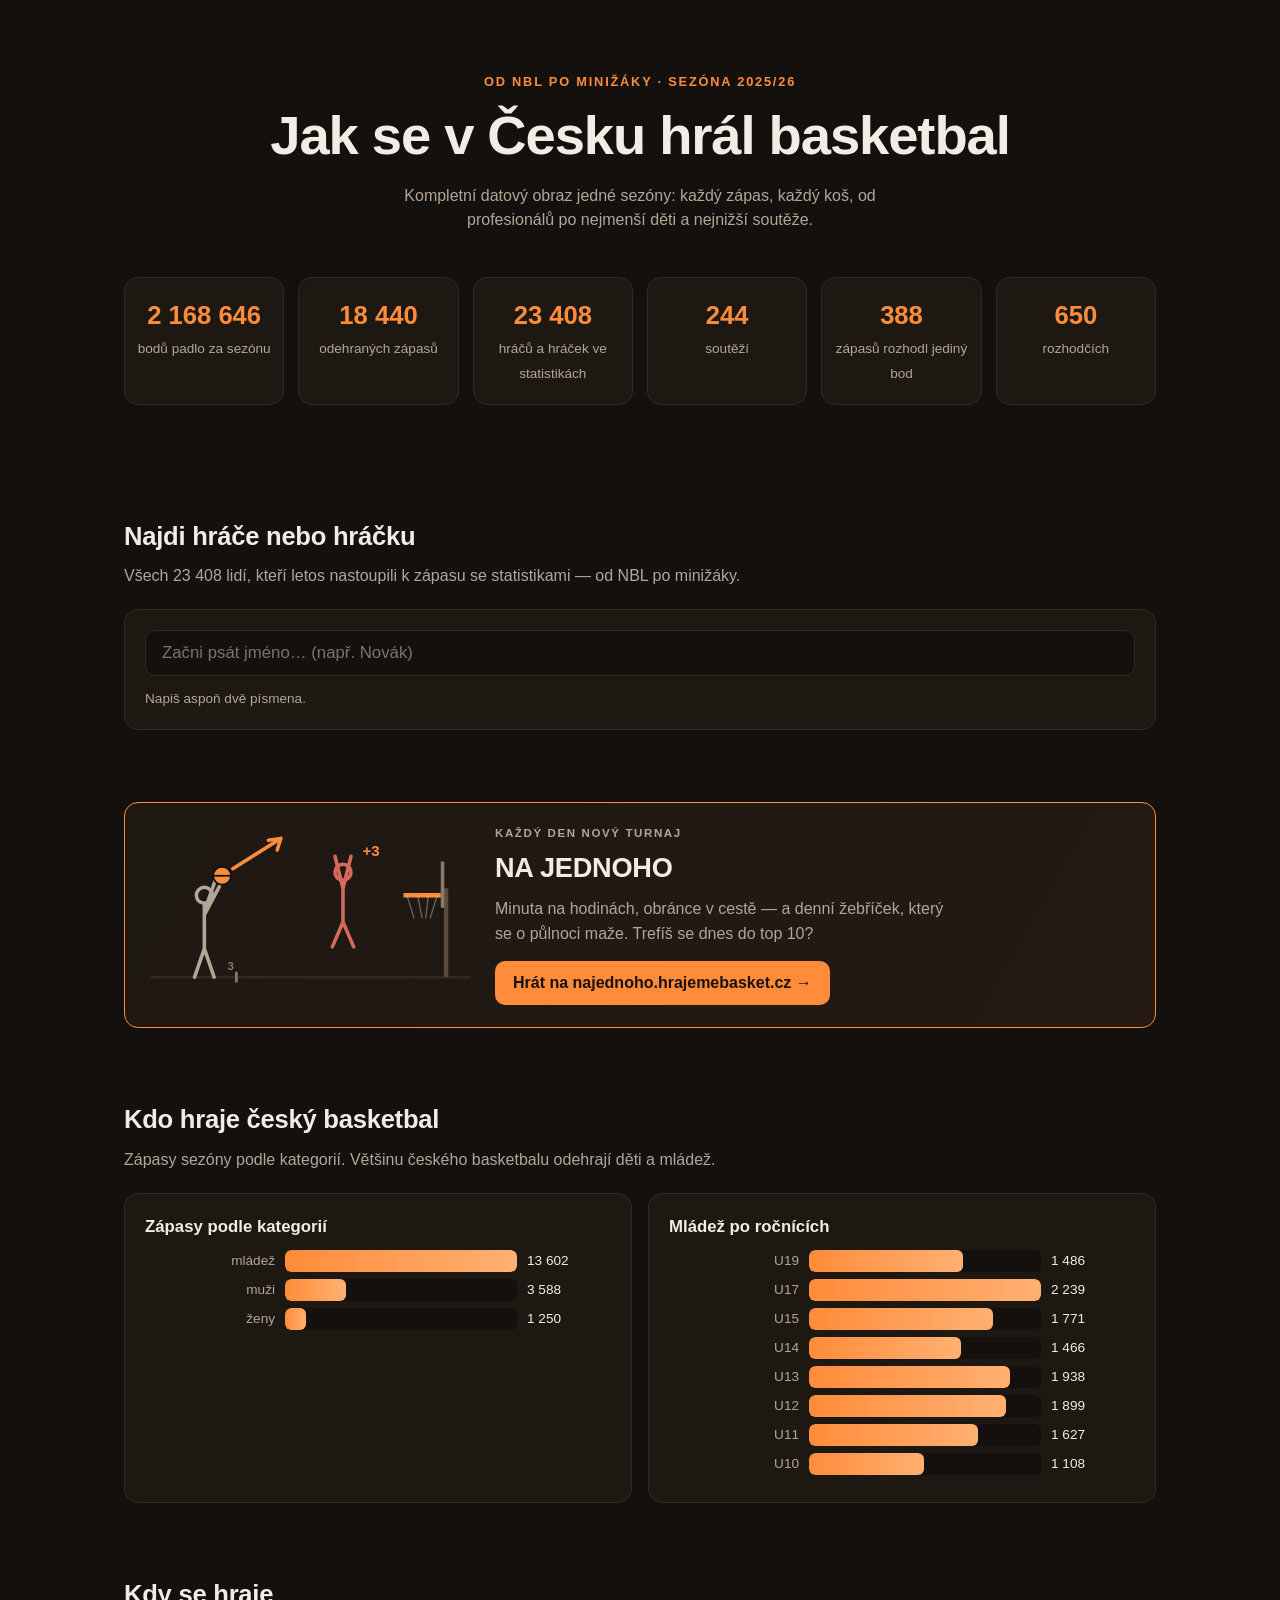
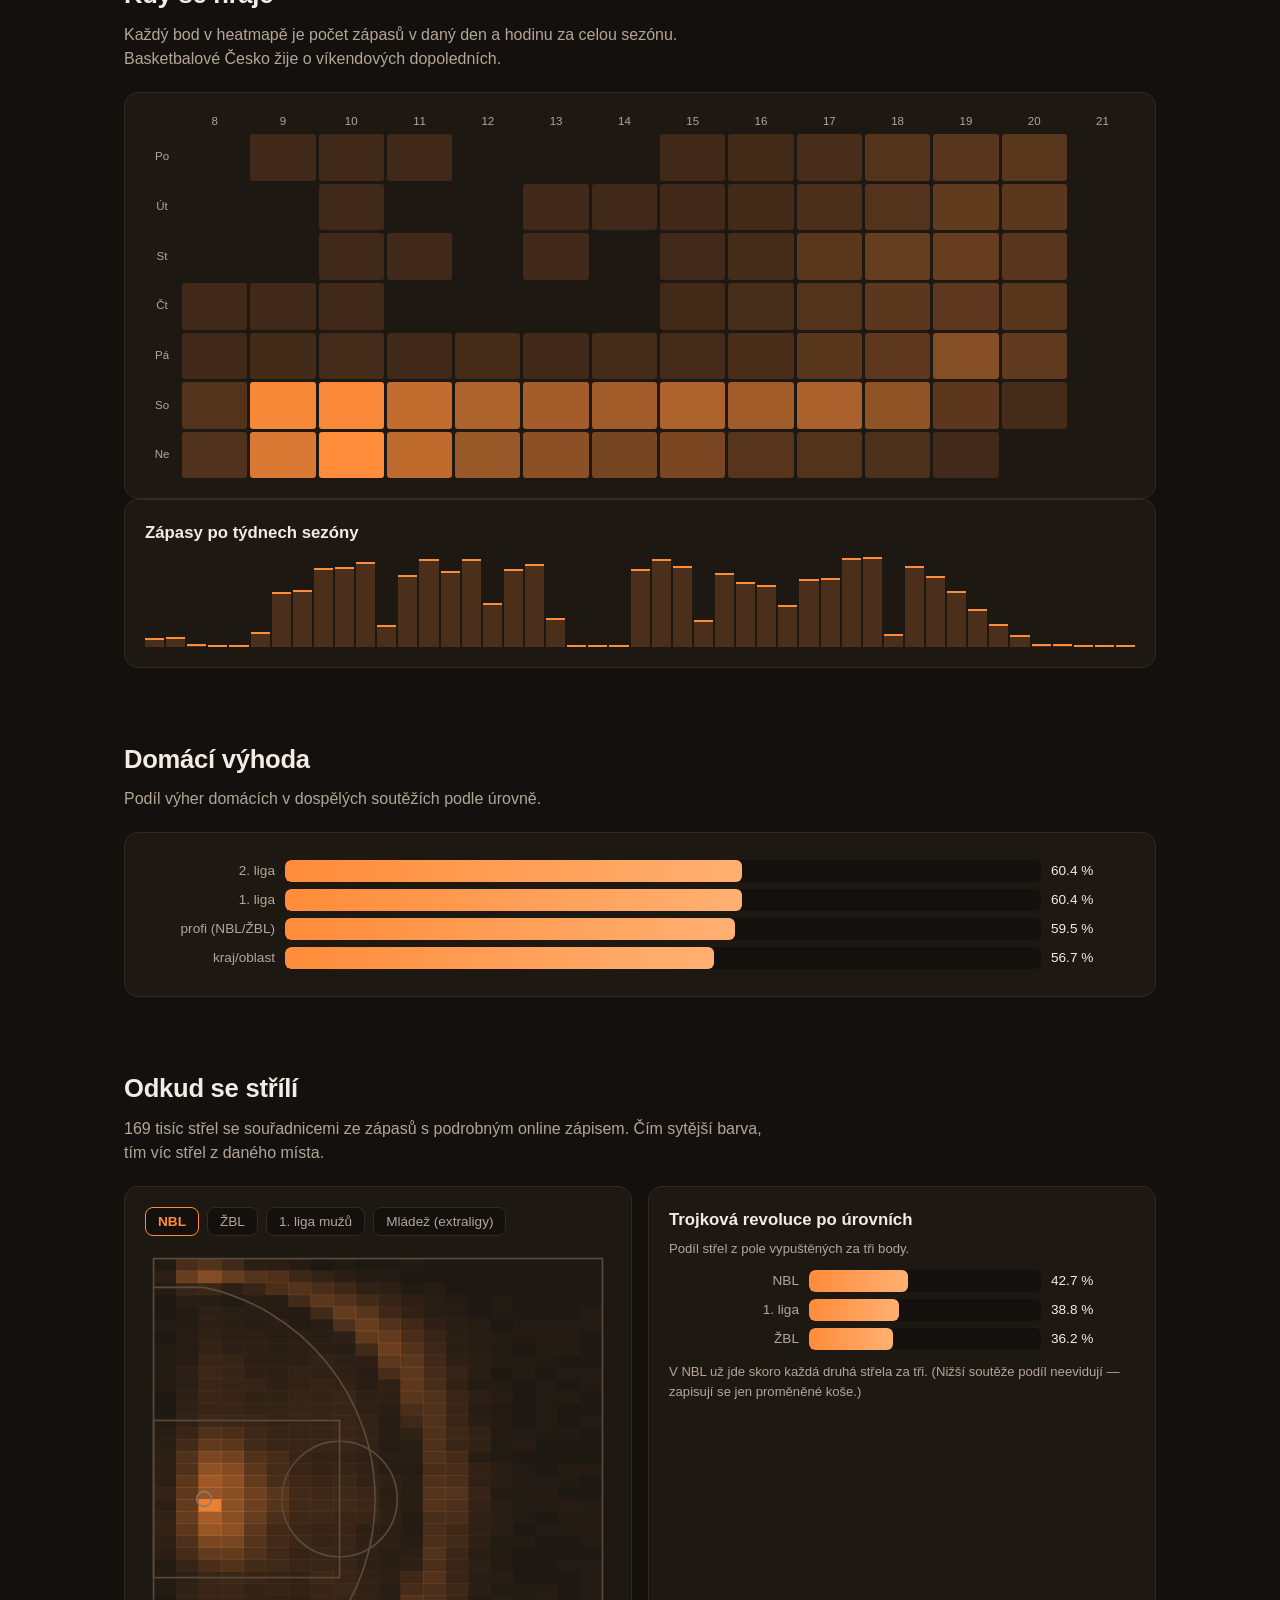
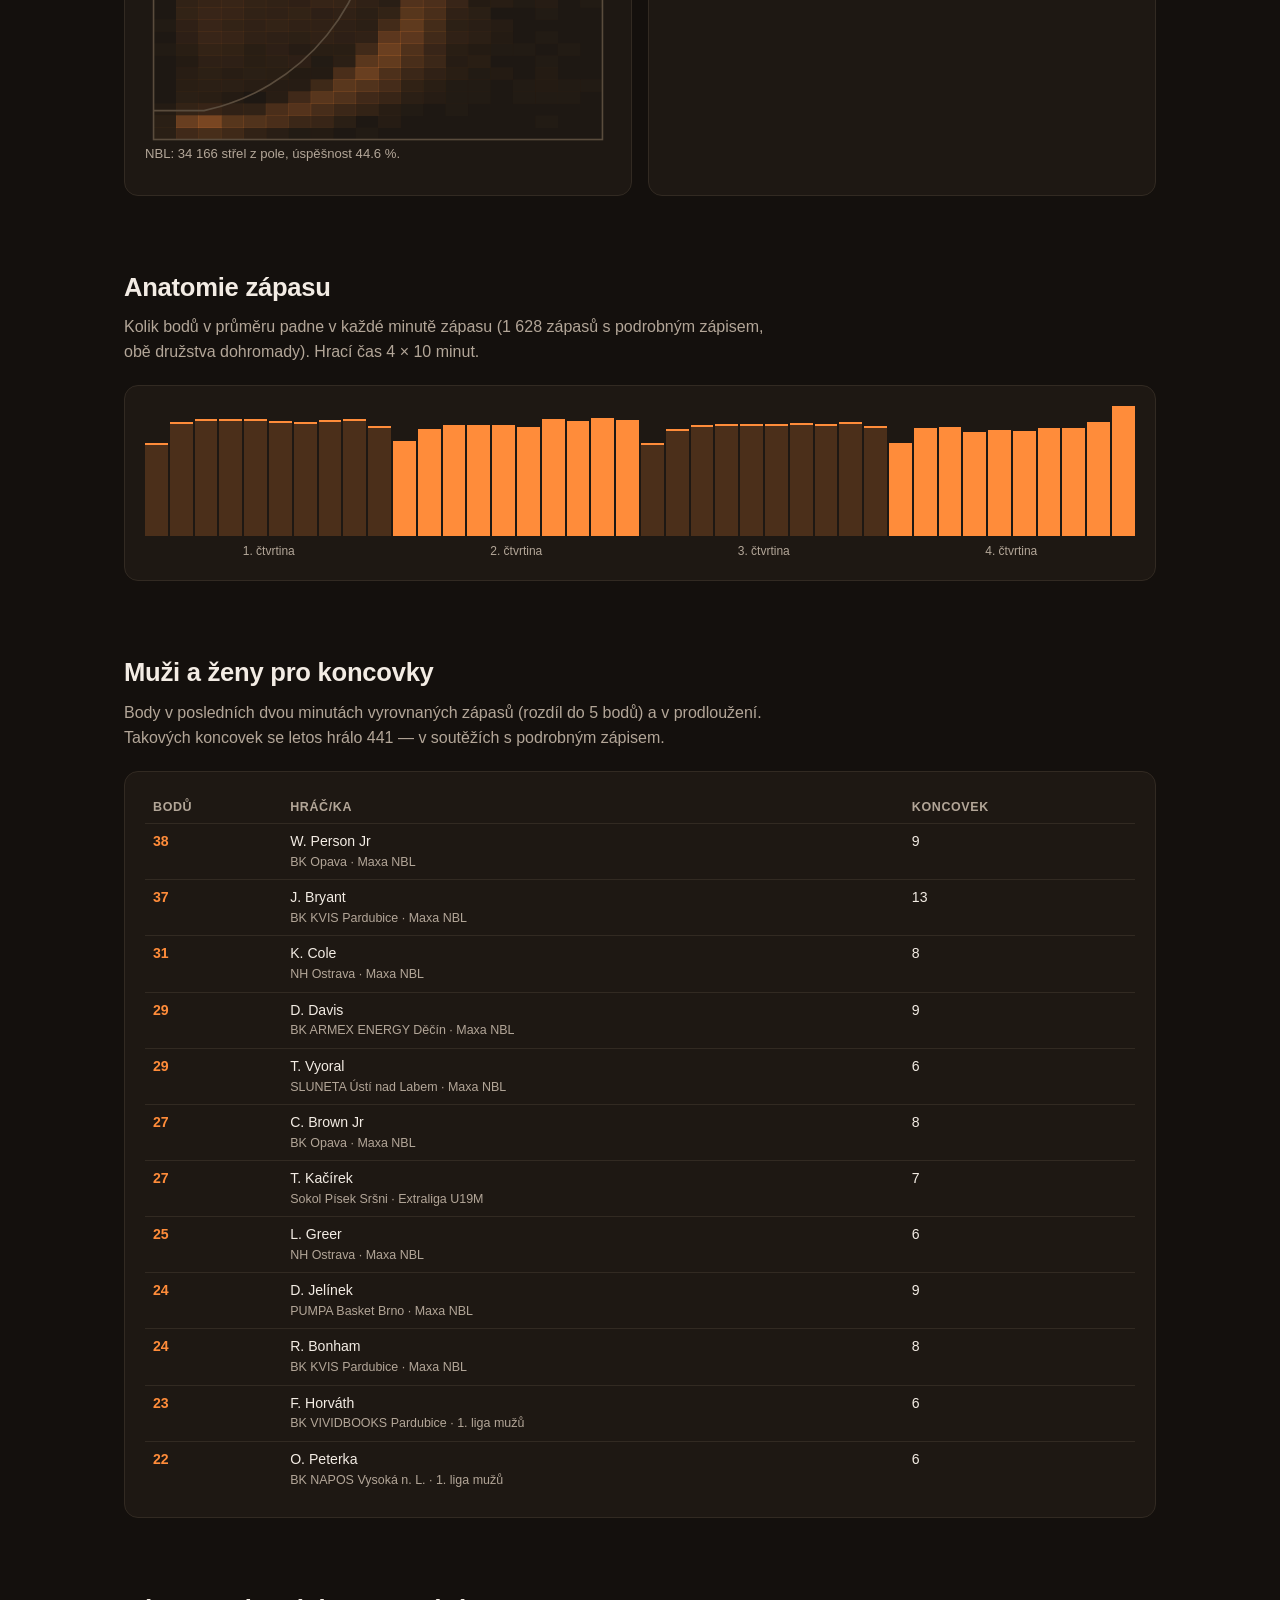
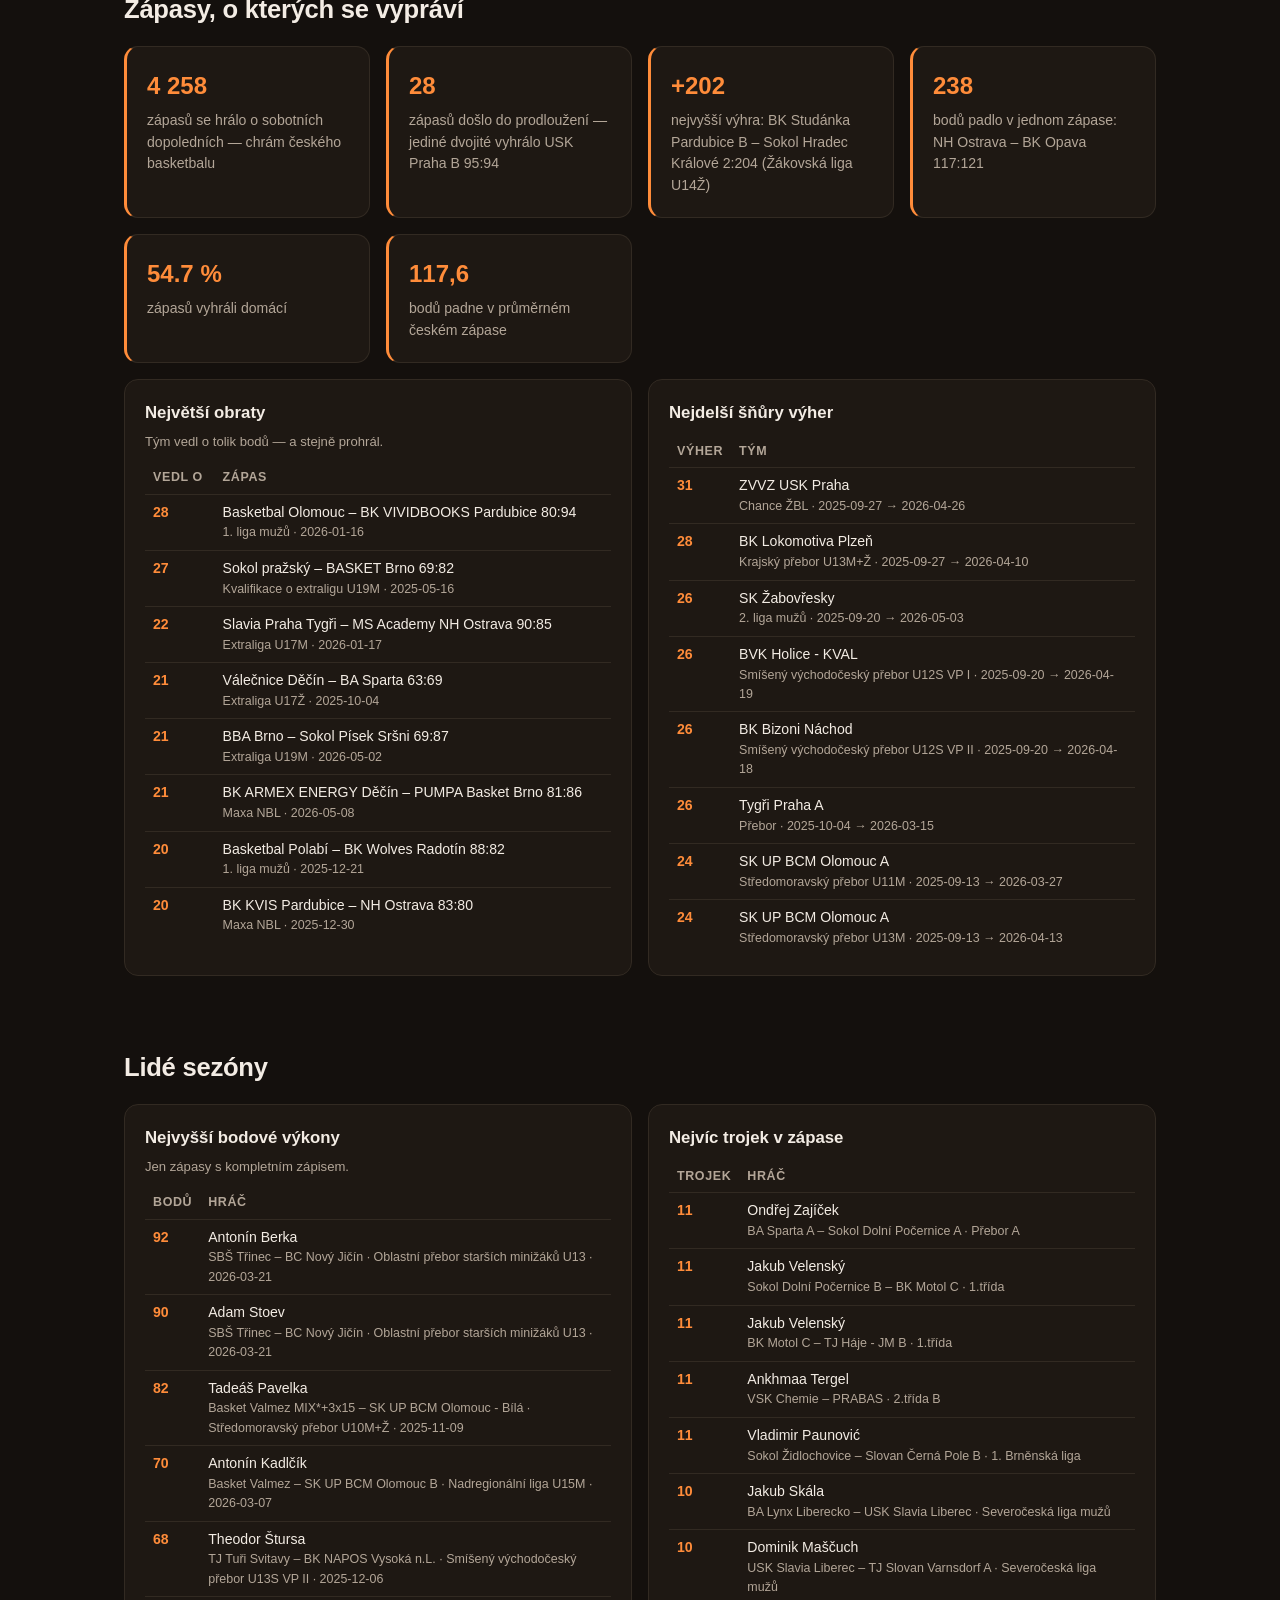
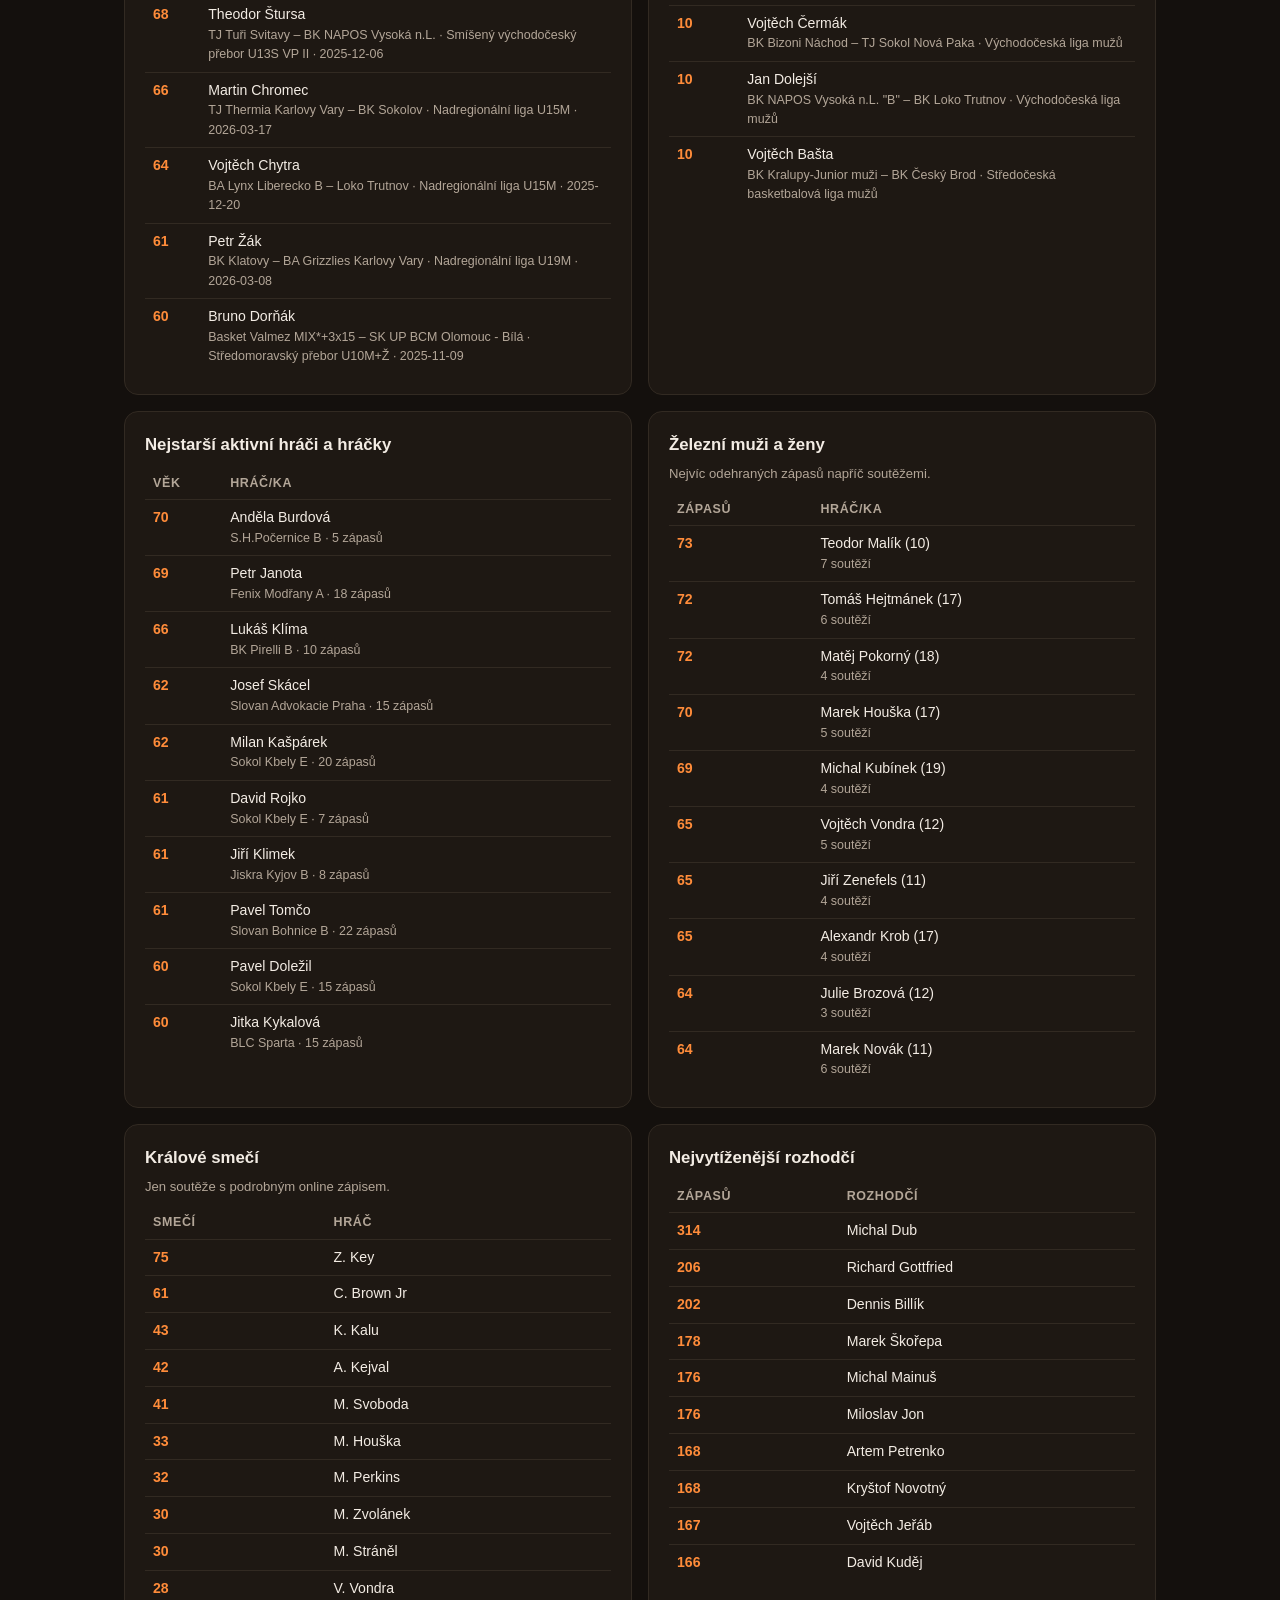
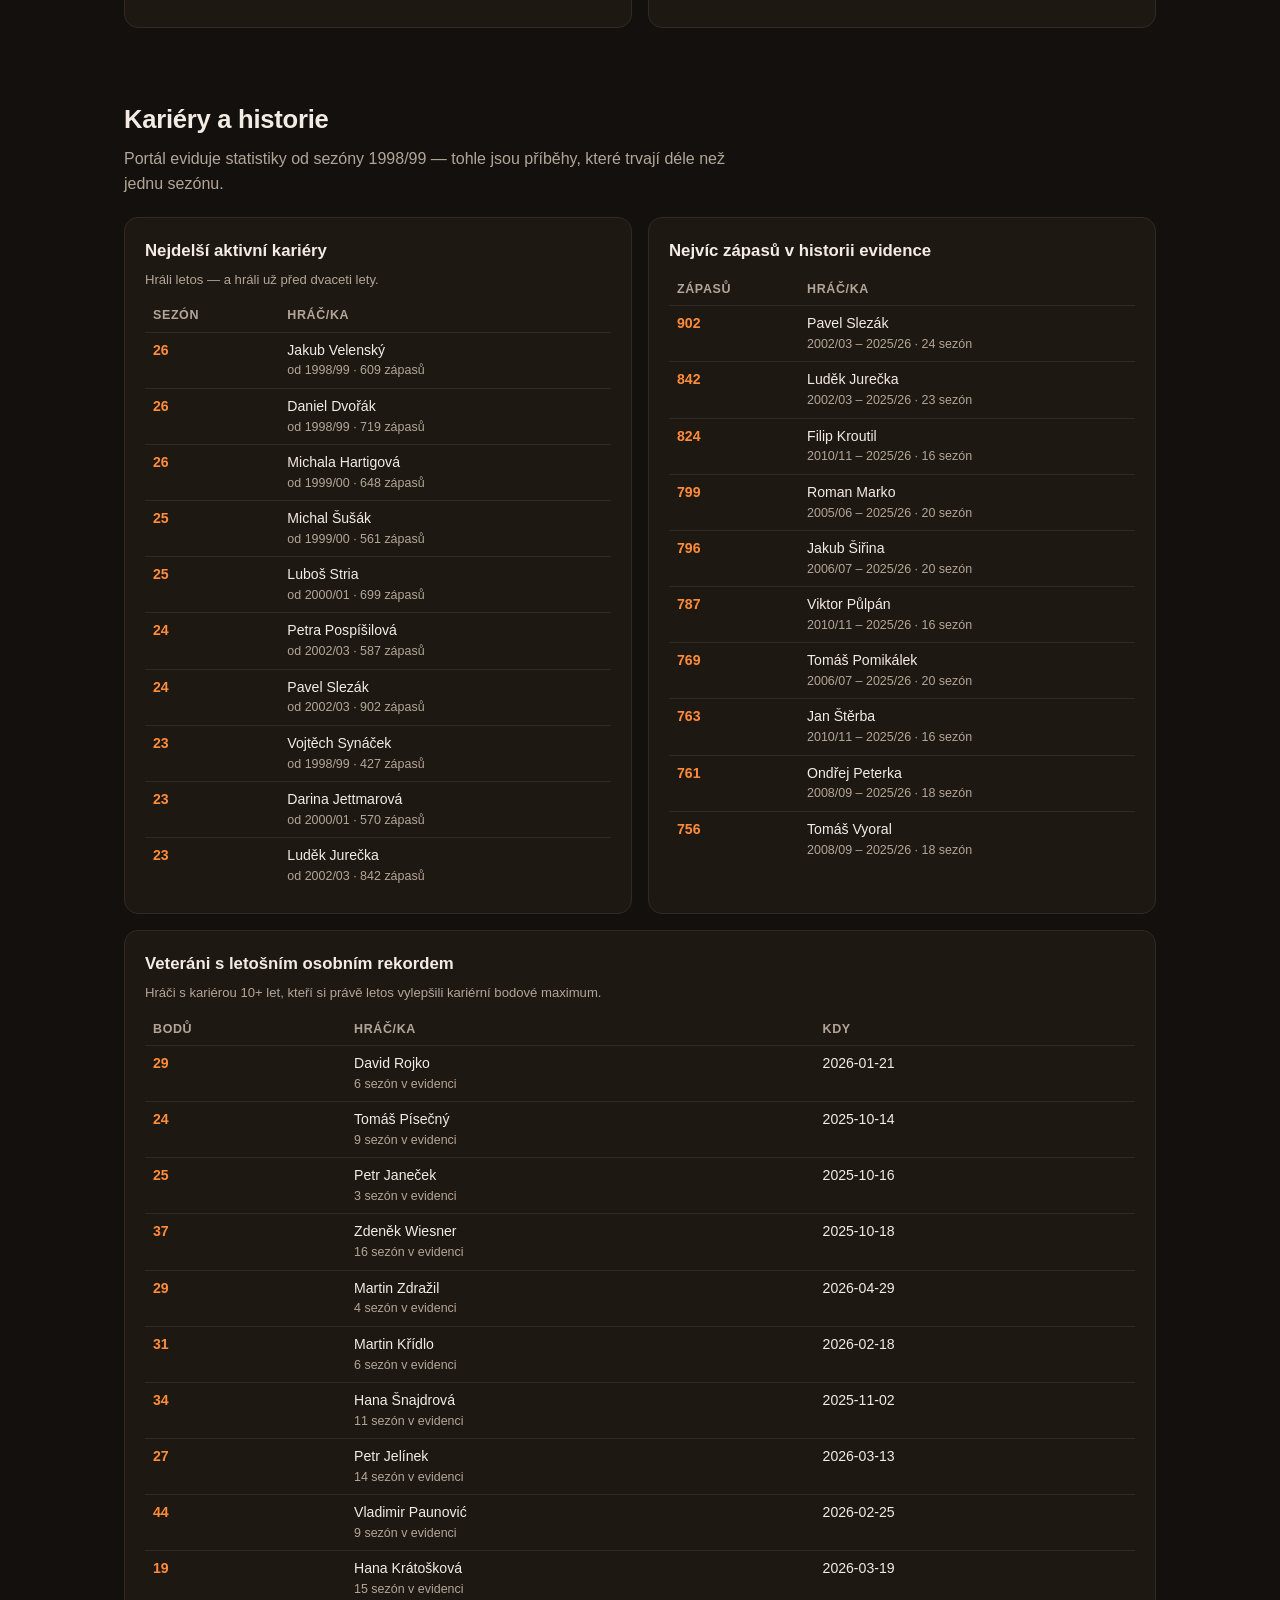
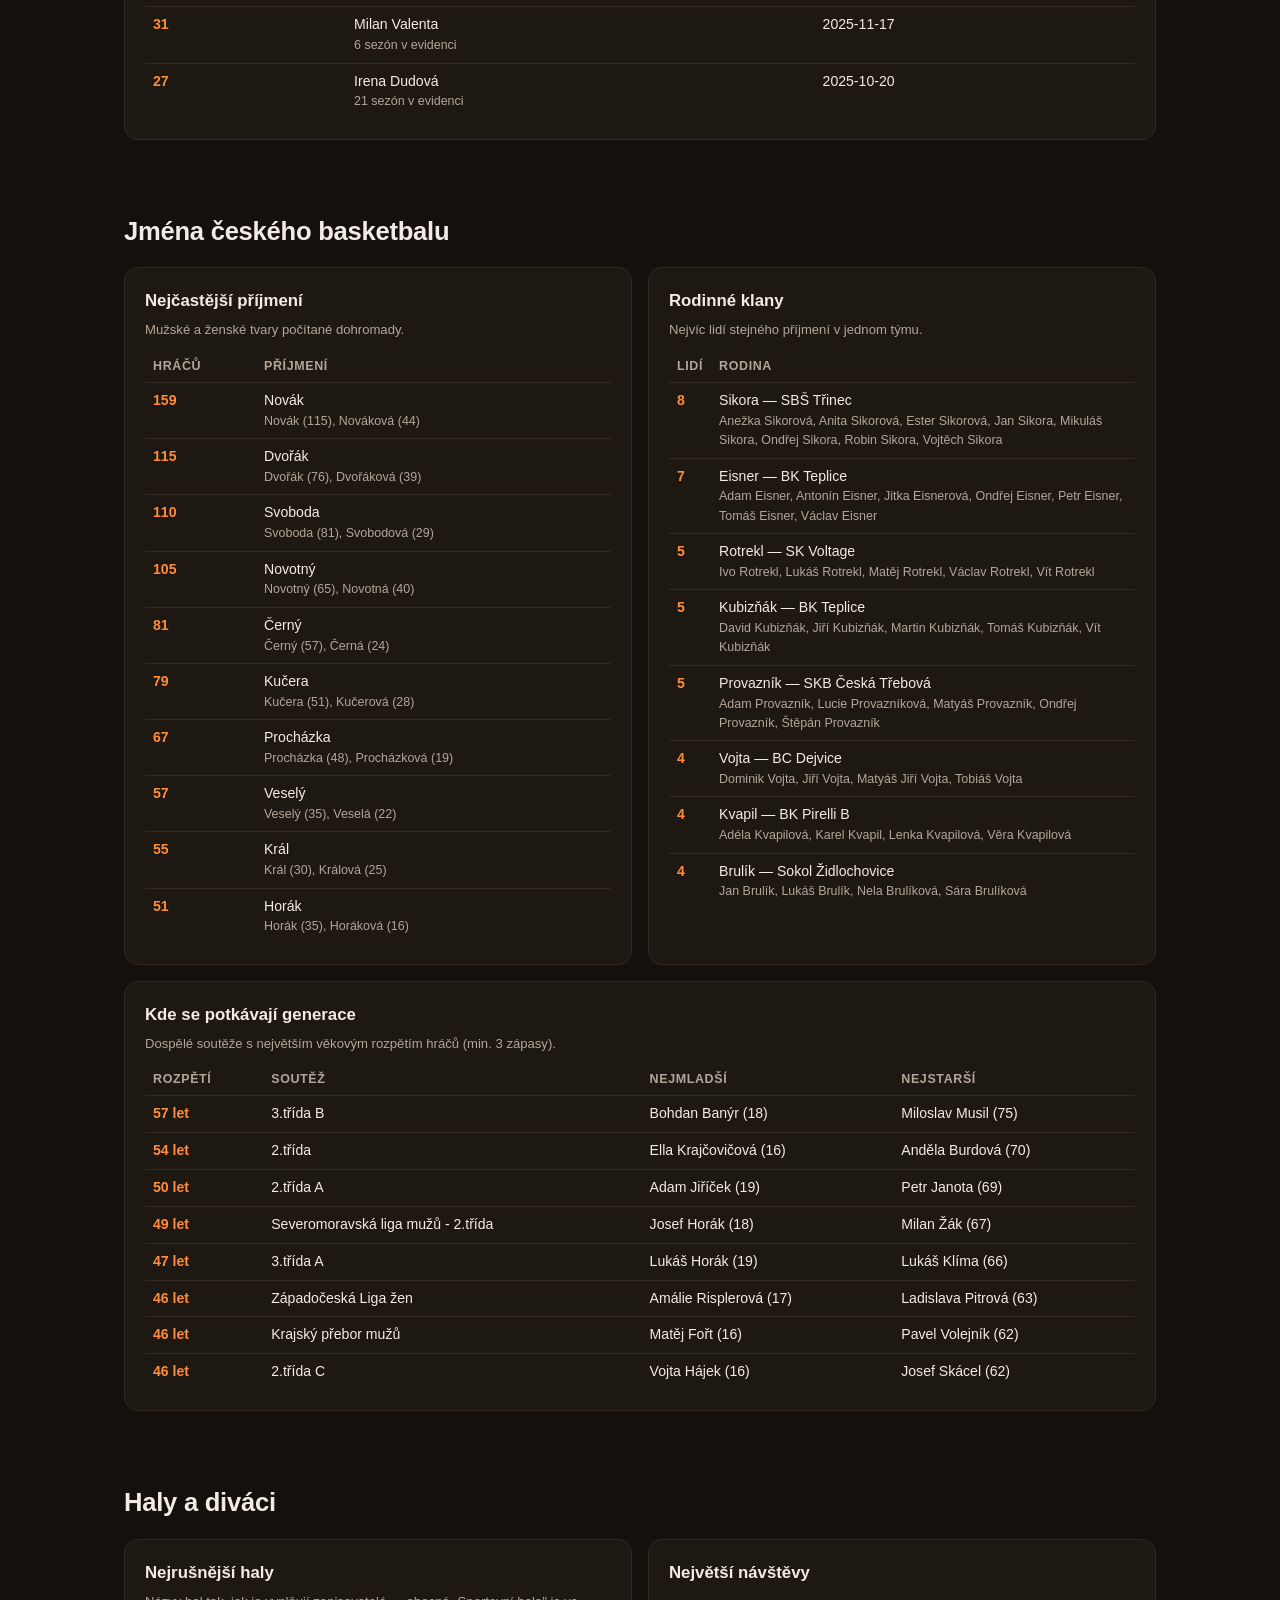
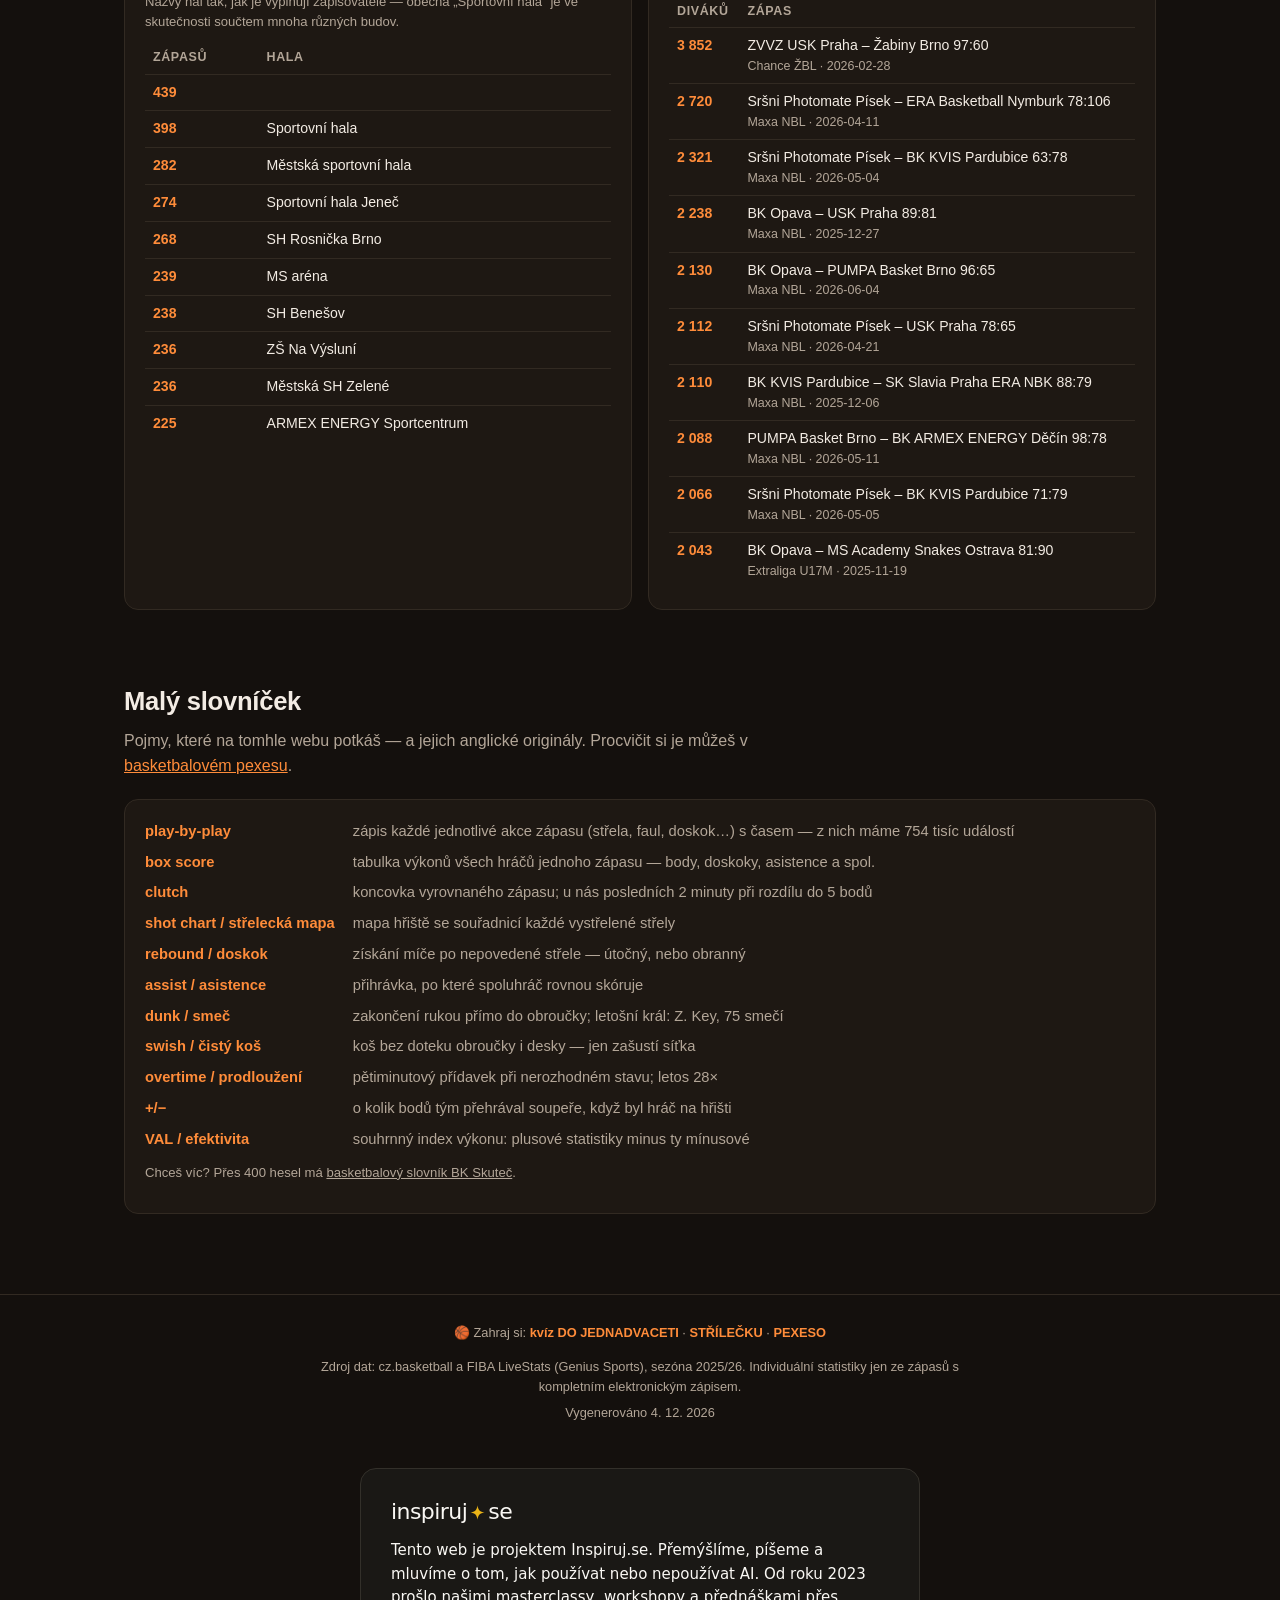
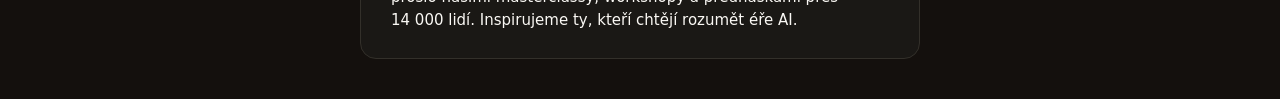
<file: web/index.html>
<!DOCTYPE html>
<html lang="cs">
<head>
<meta charset="UTF-8">
<meta name="viewport" content="width=device-width, initial-scale=1">
<title>Česká basketbalová sezóna 2025/26 v datech</title>
<link rel="stylesheet" href="style.css">
</head>
<body>

<header class="hero">
  <p class="hero-kicker">Od NBL po minižáky · sezóna 2025/26</p>
  <h1>Jak se v Česku hrál basketbal</h1>
  <p class="hero-sub">Kompletní datový obraz jedné sezóny: každý zápas, každý koš,
     od profesionálů po nejmenší děti a nejnižší soutěže.</p>
  <div class="bignums" id="bignums"></div>
</header>

<main>

<section id="hledani">
  <h2>Najdi hráče nebo hráčku</h2>
  <p class="section-note">Všech 23 408 lidí, kteří letos nastoupili k zápasu se
     statistikami — od NBL po minižáky.</p>
  <div class="card">
    <input id="search-input" type="search" placeholder="Začni psát jméno… (např. Novák)" autocomplete="off">
    <div id="search-results"></div>
  </div>
</section>

<section id="turnaj">
  <a class="turnaj-banner" href="https://najednoho.hrajemebasket.cz" target="_blank" rel="noopener">
    <svg viewBox="0 0 360 200" role="img" aria-label="Hra NA JEDNOHO — střelec proti obránci">
      <!-- palubovka -->
      <line x1="0" y1="170" x2="360" y2="170" stroke="#322a22" stroke-width="3"/>
      <line x1="96" y1="164" x2="96" y2="176" stroke="#8a7a68" stroke-width="3"/>
      <text x="86" y="162" fill="#8a7a68" font-size="13" font-weight="700">3</text>
      <!-- koš -->
      <line x1="332" y1="170" x2="332" y2="70" stroke="#5a4c3d" stroke-width="5"/>
      <line x1="328" y1="40" x2="328" y2="92" stroke="#8a7a68" stroke-width="4"/>
      <line x1="284" y1="78" x2="326" y2="78" stroke="#ff8c3a" stroke-width="5"/>
      <path d="M288 78 L296 104 M300 78 L305 104 M312 78 L309 104 M322 78 L314 104" stroke="rgba(243,236,228,.35)" stroke-width="1.5" fill="none"/>
      <!-- střelec -->
      <g stroke="#b3a698" stroke-width="4" stroke-linecap="round" fill="none">
        <circle cx="60" cy="78" r="9"/>
        <path d="M60 87 L60 138 M60 138 L49 170 M60 138 L71 170 M60 96 L72 62 M60 100 L77 68"/>
      </g>
      <circle cx="80" cy="56" r="10" fill="#ff8c3a" stroke="#14100d" stroke-width="2"/>
      <line x1="70" y1="56" x2="90" y2="56" stroke="#14100d" stroke-width="2"/>
      <!-- natahovací šipka -->
      <g stroke="#ff8c3a" stroke-width="4" stroke-linecap="round">
        <line x1="92" y1="48" x2="146" y2="14"/>
        <path d="M146 14 L132 16 M146 14 L142 27" fill="none"/>
      </g>
      <!-- obránce ve výskoku -->
      <g stroke="#d46a5e" stroke-width="4" stroke-linecap="round" fill="none">
        <circle cx="216" cy="52" r="9"/>
        <path d="M216 61 L216 108 M216 108 L204 136 M216 108 L228 136 M216 70 L207 34 M216 70 L225 34"/>
      </g>
      <text x="238" y="34" fill="#ff8c3a" font-size="17" font-weight="800">+3</text>
    </svg>
    <div class="turnaj-text">
      <p class="turnaj-kicker">Každý den nový turnaj</p>
      <h2>NA JEDNOHO</h2>
      <p>Minuta na hodinách, obránce v cestě — a denní žebříček, který se
         o půlnoci maže. Trefíš se dnes do top 10?</p>
      <span class="turnaj-cta">Hrát na najednoho.hrajemebasket.cz →</span>
    </div>
  </a>
</section>

<section id="kategorie">
  <h2>Kdo hraje český basketbal</h2>
  <p class="section-note">Zápasy sezóny podle kategorií. Většinu českého basketbalu
     odehrají děti a mládež.</p>
  <div class="split">
    <div id="cat-bars" class="card"></div>
    <div id="youth-bars" class="card"></div>
  </div>
</section>

<section id="rytmus">
  <h2>Kdy se hraje</h2>
  <p class="section-note">Každý bod v heatmapě je počet zápasů v daný den a hodinu
     za celou sezónu. Basketbalové Česko žije o víkendových dopoledních.</p>
  <div class="card" id="heatmap"></div>
  <div class="card" id="weeks"></div>
</section>

<section id="domaci">
  <h2>Domácí výhoda</h2>
  <p class="section-note">Podíl výher domácích v dospělých soutěžích podle úrovně.</p>
  <div class="card" id="homeadv"></div>
</section>

<section id="strelba">
  <h2>Odkud se střílí</h2>
  <p class="section-note">169 tisíc střel se souřadnicemi ze zápasů s podrobným
     online zápisem. Čím sytější barva, tím víc střel z daného místa.</p>
  <div class="split">
    <div class="card">
      <div id="shotmap-buttons" class="btn-row"></div>
      <div id="shotmap"></div>
      <p class="table-note" id="shotmap-note"></p>
    </div>
    <div class="card">
      <h3>Trojková revoluce po úrovních</h3>
      <p class="table-note">Podíl střel z pole vypuštěných za tři body.</p>
      <div id="threes-bars"></div>
      <p class="table-note" style="margin-top:12px">V NBL už jde skoro každá druhá
         střela za tři. (Nižší soutěže podíl neevidují — zapisují se jen proměněné koše.)</p>
    </div>
  </div>
</section>

<section id="prubeh">
  <h2>Anatomie zápasu</h2>
  <p class="section-note" id="anatomy-note"></p>
  <div class="card" id="anatomy"></div>
</section>

<section id="koncovky">
  <h2>Muži a ženy pro koncovky</h2>
  <p class="section-note" id="clutch-note"></p>
  <div class="card"><div id="tbl-clutch"></div></div>
</section>

<section id="kuriozity">
  <h2>Zápasy, o kterých se vypráví</h2>
  <div class="cards3" id="curio-cards"></div>
  <div class="split">
    <div class="card"><h3>Největší obraty</h3><p class="table-note">Tým vedl o tolik bodů — a stejně prohrál.</p><div id="tbl-obraty"></div></div>
    <div class="card"><h3>Nejdelší šňůry výher</h3><div id="tbl-snury"></div></div>
  </div>
</section>

<section id="lide">
  <h2>Lidé sezóny</h2>
  <div class="split">
    <div class="card"><h3>Nejvyšší bodové výkony</h3><p class="table-note">Jen zápasy s kompletním zápisem.</p><div id="tbl-vykony"></div></div>
    <div class="card"><h3>Nejvíc trojek v zápase</h3><div id="tbl-trojky"></div></div>
  </div>
  <div class="split">
    <div class="card"><h3>Nejstarší aktivní hráči a hráčky</h3><div id="tbl-nejstarsi"></div></div>
    <div class="card"><h3>Železní muži a ženy</h3><p class="table-note">Nejvíc odehraných zápasů napříč soutěžemi.</p><div id="tbl-zelezni"></div></div>
  </div>
  <div class="split">
    <div class="card"><h3>Králové smečí</h3><p class="table-note">Jen soutěže s podrobným online zápisem.</p><div id="tbl-smece"></div></div>
    <div class="card"><h3>Nejvytíženější rozhodčí</h3><div id="tbl-rozhodci"></div></div>
  </div>
</section>

<section id="kariery" hidden>
  <h2>Kariéry a historie</h2>
  <p class="section-note">Portál eviduje statistiky od sezóny 1998/99 — tohle jsou
     příběhy, které trvají déle než jednu sezónu.</p>
  <div class="split">
    <div class="card"><h3>Nejdelší aktivní kariéry</h3><p class="table-note">Hráli letos — a hráli už před dvaceti lety.</p><div id="tbl-kariery"></div></div>
    <div class="card"><h3>Nejvíc zápasů v historii evidence</h3><div id="tbl-historie"></div></div>
  </div>
  <div class="card" style="margin-top:16px"><h3>Veteráni s letošním osobním rekordem</h3><p class="table-note">Hráči s kariérou 10+ let, kteří si právě letos vylepšili kariérní bodové maximum.</p><div id="tbl-rekordy"></div></div>
</section>

<section id="jmena">
  <h2>Jména českého basketbalu</h2>
  <div class="split">
    <div class="card"><h3>Nejčastější příjmení</h3><p class="table-note">Mužské a ženské tvary počítané dohromady.</p><div id="tbl-prijmeni"></div></div>
    <div class="card"><h3>Rodinné klany</h3><p class="table-note">Nejvíc lidí stejného příjmení v jednom týmu.</p><div id="tbl-klany"></div></div>
  </div>
  <div class="card" style="margin-top:16px">
    <h3>Kde se potkávají generace</h3>
    <p class="table-note">Dospělé soutěže s největším věkovým rozpětím hráčů (min. 3 zápasy).</p>
    <div id="tbl-rozpeti"></div>
  </div>
</section>

<section id="prostredi">
  <h2>Haly a diváci</h2>
  <div class="split">
    <div class="card"><h3>Nejrušnější haly</h3><p class="table-note">Názvy hal tak, jak je vyplňují zapisovatelé — obecná „Sportovní hala" je ve skutečnosti součtem mnoha různých budov.</p><div id="tbl-haly"></div></div>
    <div class="card"><h3>Největší návštěvy</h3><div id="tbl-navstevnost"></div></div>
  </div>
</section>

<!-- Sekce čekající na data od ČBF — skrytá do doby, než data dorazí.
     Pro zobrazení smazat atribut hidden. -->
<section id="slovnicek">
  <h2>Malý slovníček</h2>
  <p class="section-note">Pojmy, které na tomhle webu potkáš — a jejich anglické
     originály. Procvičit si je můžeš v <a href="pexeso/" style="color:var(--accent)">basketbalovém pexesu</a>.</p>
  <div class="card">
    <dl class="glossary">
      <dt>play-by-play</dt><dd>zápis každé jednotlivé akce zápasu (střela, faul, doskok…) s časem — z nich máme 754 tisíc událostí</dd>
      <dt>box score</dt><dd>tabulka výkonů všech hráčů jednoho zápasu — body, doskoky, asistence a spol.</dd>
      <dt>clutch</dt><dd>koncovka vyrovnaného zápasu; u nás posledních 2 minuty při rozdílu do 5 bodů</dd>
      <dt>shot chart / střelecká mapa</dt><dd>mapa hřiště se souřadnicí každé vystřelené střely</dd>
      <dt>rebound / doskok</dt><dd>získání míče po nepovedené střele — útočný, nebo obranný</dd>
      <dt>assist / asistence</dt><dd>přihrávka, po které spoluhráč rovnou skóruje</dd>
      <dt>dunk / smeč</dt><dd>zakončení rukou přímo do obroučky; letošní král: Z. Key, 75 smečí</dd>
      <dt>swish / čistý koš</dt><dd>koš bez doteku obroučky i desky — jen zašustí síťka</dd>
      <dt>overtime / prodloužení</dt><dd>pětiminutový přídavek při nerozhodném stavu; letos 28×</dd>
      <dt>+/−</dt><dd>o kolik bodů tým přehrával soupeře, když byl hráč na hřišti</dd>
      <dt>VAL / efektivita</dt><dd>souhrnný index výkonu: plusové statistiky minus ty mínusové</dd>
    </dl>
    <p class="table-note" style="margin-top:12px">Chceš víc? Přes 400 hesel má
       <a href="https://www.bkskutec.cz/basketbalovy-slovnik/" target="_blank" rel="noopener" style="color:var(--dim)">basketbalový slovník BK Skuteč</a>.</p>
  </div>
</section>

<section id="federace" class="pending" hidden>
  <h2>Připraveno na data od federace</h2>
  <p class="section-note">Tyhle kapitoly čekají na podklady z ČBF — jakmile dorazí,
     web je zobrazí.</p>
  <div class="cards3">
    <div class="card ghost"><h3>Demografie</h3><p>Registrovaní hráči podle věku, pohlaví a kraje. Kde basketbal roste a kde mizí.</p></div>
    <div class="card ghost"><h3>Přestupy</h3><p>Mapa basketbalové migrace: jak se hráči stěhují mezi kluby a kraji.</p></div>
    <div class="card ghost"><h3>Rozhodčí</h3><p>Kolik jich je, jak stárnou a kdo píská nejvíc.</p></div>
  </div>
</section>

</main>

<footer>
  <p style="margin-bottom:14px">🏀 Zahraj si:
     <a href="hra/" style="color:var(--accent);font-weight:700;text-decoration:none">kvíz DO JEDNADVACETI</a> ·
     <a href="strilecka/" style="color:var(--accent);font-weight:700;text-decoration:none">STŘÍLEČKU</a> ·
     <a href="pexeso/" style="color:var(--accent);font-weight:700;text-decoration:none">PEXESO</a></p>
  <p>Zdroj dat: cz.basketball a FIBA LiveStats (Genius Sports), sezóna 2025/26.
     Individuální statistiky jen ze zápasů s kompletním elektronickým zápisem.</p>
  <p id="generated"></p>
</footer>

<div class="inspiruj-badge">
  <!-- ===== Štítek Inspiruj.se — TMAVÁ varianta ===== -->
  <a href="https://inspiruj.se" target="_blank" rel="noopener" style="display:block;box-sizing:border-box;max-width:560px;margin:0 auto;padding:26px 30px;background:#1A1815;border:1px solid #33302A;border-radius:16px;text-decoration:none;font-family:'Space Grotesk','Segoe UI',system-ui,-apple-system,sans-serif;color:#FAF8F4;line-height:1.55;text-align:left;">
    <span style="display:inline-flex;align-items:center;font-weight:500;font-size:22px;letter-spacing:-0.025em;color:#FAF8F4;">inspiruj<svg width="15" height="15" viewBox="0 0 100 100" style="margin:0 3px;flex:none;" aria-hidden="true"><path d="M50 2 C54 34 66 46 98 50 C66 54 54 66 50 98 C46 66 34 54 2 50 C34 46 46 34 50 2 Z" fill="#EBB417"/></svg>se</span>
    <span style="display:block;margin-top:10px;font-size:15px;color:#FAF8F4;">Tento web je projektem Inspiruj.se. Přemýšlíme, píšeme a mluvíme o&nbsp;tom, jak používat nebo nepoužívat AI. Od roku 2023 prošlo našimi masterclassy, workshopy a&nbsp;přednáškami přes 14&nbsp;000 lidí. Inspirujeme ty, kteří chtějí rozumět éře AI.</span>
  </a>
  <!-- ===== konec štítku ===== -->
</div>

<script src="data.js"></script>
<script src="app.js"></script>
</body>
</html>
</file>
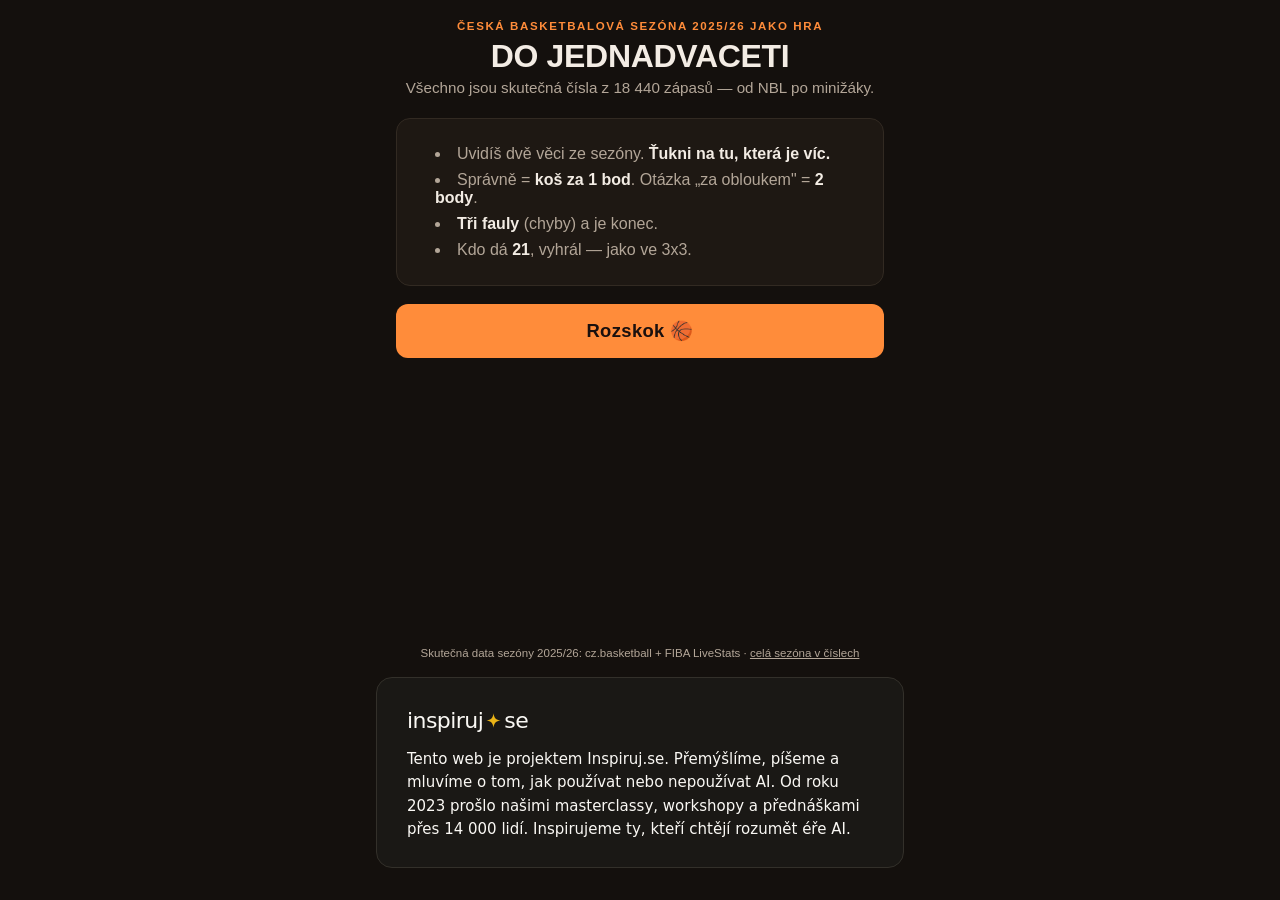
<file: web/hra/index.html>
<!DOCTYPE html>
<html lang="cs">
<head>
<meta charset="UTF-8">
<meta name="viewport" content="width=device-width, initial-scale=1">
<title>DO JEDNADVACETI — basketbalová hra</title>
<style>
:root {
  --bg: #14100d; --card: #1e1813; --ink: #f3ece4; --dim: #b3a698;
  --accent: #ff8c3a; --line: #322a22; --ok: #6fca6f; --bad: #e05a4e;
}
* { box-sizing: border-box; margin: 0; padding: 0; }
html, body { height: 100%; }
body {
  background: var(--bg); color: var(--ink);
  font-family: -apple-system, BlinkMacSystemFont, "Segoe UI", Roboto, sans-serif;
  display: flex; flex-direction: column; align-items: center;
}
main { width: 100%; max-width: 520px; padding: 20px 16px 32px; flex: 1; display: flex; flex-direction: column; }

.kicker { color: var(--accent); text-transform: uppercase; letter-spacing: .14em; font-size: .72rem; font-weight: 700; text-align: center; }
h1 { text-align: center; font-size: 2rem; letter-spacing: -.01em; margin: 6px 0 4px; }
.sub { color: var(--dim); text-align: center; font-size: .95rem; margin-bottom: 22px; }

.rules { background: var(--card); border: 1px solid var(--line); border-radius: 14px; padding: 18px; margin-bottom: 18px; }
.rules li { margin: 8px 0 8px 20px; color: var(--dim); }
.rules b { color: var(--ink); }

button.big {
  width: 100%; padding: 16px; border: none; border-radius: 12px;
  background: var(--accent); color: #1a100e; font-size: 1.15rem; font-weight: 800;
  cursor: pointer; letter-spacing: .02em;
}
button.big:active { transform: scale(.98); }

/* skóre lišta */
.bar { display: flex; justify-content: space-between; align-items: center; margin-bottom: 14px; }
.score { font-size: 1.1rem; font-weight: 800; color: var(--accent); font-variant-numeric: tabular-nums; }
.score span { color: var(--dim); font-weight: 400; }
.fouls { font-size: 1rem; letter-spacing: 3px; }

.qcount { color: var(--dim); font-size: .78rem; text-align: center; margin-bottom: 6px; }
.question {
  background: var(--card); border: 1px solid var(--line); border-radius: 14px;
  padding: 18px; text-align: center; font-size: 1.12rem; font-weight: 700; margin-bottom: 14px;
}
.badge2 {
  display: inline-block; background: var(--accent); color: #1a100e; border-radius: 999px;
  font-size: .7rem; font-weight: 800; padding: 3px 10px; margin-top: 8px; text-transform: uppercase; letter-spacing: .08em;
}
.opts { display: flex; flex-direction: column; gap: 10px; }
.opt {
  background: var(--card); border: 1px solid var(--line); border-radius: 14px;
  color: var(--ink); padding: 18px 16px; font-size: 1.02rem; font-weight: 600;
  cursor: pointer; text-align: left; width: 100%;
}
.opt:active { border-color: var(--accent); }
.vs { text-align: center; color: var(--dim); font-weight: 800; font-size: .8rem; margin: -2px 0; }

.reveal { border-radius: 14px; padding: 16px; margin-top: 14px; border: 1px solid var(--line); background: var(--card); }
.reveal .verdict { font-weight: 800; font-size: 1.05rem; margin-bottom: 6px; }
.reveal .verdict.ok { color: var(--ok); }
.reveal .verdict.bad { color: var(--bad); }
.reveal p { color: var(--dim); font-size: .92rem; line-height: 1.5; }
.reveal button { margin-top: 14px; }

.final { text-align: center; padding-top: 8vh; }
.final .bignum { font-size: 4rem; font-weight: 900; color: var(--accent); }
.final h2 { margin: 8px 0 6px; }
.final p { color: var(--dim); margin-bottom: 20px; }
.final .actions { display: flex; flex-direction: column; gap: 10px; }
button.ghost { background: none; border: 1px solid var(--line); color: var(--dim); border-radius: 12px; padding: 13px; font-size: 1rem; cursor: pointer; }

footer { color: var(--dim); font-size: .72rem; text-align: center; padding: 0 16px 18px; }
footer a { color: var(--dim); }
.inspiruj-badge { width: 100%; max-width: 560px; padding: 0 16px 32px; }
.hidden { display: none; }
</style>
</head>
<body>
<main>

<!-- úvodní obrazovka -->
<section id="intro">
  <p class="kicker">Česká basketbalová sezóna 2025/26 jako hra</p>
  <h1>DO JEDNADVACETI</h1>
  <p class="sub">Všechno jsou skutečná čísla z 18 440 zápasů — od NBL po minižáky.</p>
  <div class="rules">
    <li>Uvidíš dvě věci ze sezóny. <b>Ťukni na tu, která je víc.</b></li>
    <li>Správně = <b>koš za 1 bod</b>. Otázka „za obloukem" = <b>2 body</b>.</li>
    <li><b>Tři fauly</b> (chyby) a je konec.</li>
    <li>Kdo dá <b>21</b>, vyhrál — jako ve 3x3.</li>
  </div>
  <button class="big" onclick="start()">Rozskok 🏀</button>
</section>

<!-- herní obrazovka -->
<section id="game" class="hidden">
  <div class="bar">
    <div class="score"><span>skóre&nbsp;</span><b id="score">0</b><span>&nbsp;/&nbsp;21</span></div>
    <div class="fouls" id="fouls"></div>
  </div>
  <p class="qcount" id="qcount"></p>
  <div class="question"><span id="qtext"></span><br><span id="qbadge" class="badge2 hidden">za obloukem · 2 body</span></div>
  <div class="opts">
    <button class="opt" id="optA" onclick="answer(0)"></button>
    <div class="vs">VS</div>
    <button class="opt" id="optB" onclick="answer(1)"></button>
  </div>
  <div class="reveal hidden" id="reveal">
    <div class="verdict" id="verdict"></div>
    <p id="pointa"></p>
    <button class="big" onclick="next()">Další rozehrávka</button>
  </div>
</section>

<!-- závěrečná obrazovka -->
<section id="final" class="hidden final">
  <div class="bignum" id="finalScore">0</div>
  <h2 id="finalTitle"></h2>
  <p id="finalText"></p>
  <div class="actions">
    <button class="big" onclick="share()">Vyzvat souseda ve frontě 📣</button>
    <button class="ghost" onclick="location.reload()">Hrát znovu</button>
  </div>
</section>

</main>
<footer>Skutečná data sezóny 2025/26: cz.basketball + FIBA LiveStats · <a href="../">celá sezóna v číslech</a></footer>

<div class="inspiruj-badge">
  <!-- ===== Štítek Inspiruj.se — TMAVÁ varianta ===== -->
  <a href="https://inspiruj.se" target="_blank" rel="noopener" style="display:block;box-sizing:border-box;max-width:560px;margin:0 auto;padding:26px 30px;background:#1A1815;border:1px solid #33302A;border-radius:16px;text-decoration:none;font-family:'Space Grotesk','Segoe UI',system-ui,-apple-system,sans-serif;color:#FAF8F4;line-height:1.55;text-align:left;">
    <span style="display:inline-flex;align-items:center;font-weight:500;font-size:22px;letter-spacing:-0.025em;color:#FAF8F4;">inspiruj<svg width="15" height="15" viewBox="0 0 100 100" style="margin:0 3px;flex:none;" aria-hidden="true"><path d="M50 2 C54 34 66 46 98 50 C66 54 54 66 50 98 C46 66 34 54 2 50 C34 46 46 34 50 2 Z" fill="#EBB417"/></svg>se</span>
    <span style="display:block;margin-top:10px;font-size:15px;color:#FAF8F4;">Tento web je projektem Inspiruj.se. Přemýšlíme, píšeme a mluvíme o&nbsp;tom, jak používat nebo nepoužívat AI. Od roku 2023 prošlo našimi masterclassy, workshopy a&nbsp;přednáškami přes 14&nbsp;000 lidí. Inspirujeme ty, kteří chtějí rozumět éře AI.</span>
  </a>
  <!-- ===== konec štítku ===== -->
</div>

<script>
// Otázky: skutečné hodnoty z databáze sezóny 2025/26 (ověřeno 25. 7. 2026).
// Formát: q = otázka, a/b = možnosti (t text, v hodnota, s zobrazení hodnoty),
// body = 1 | 2, pointa = vysvětlení po odpovědi.
const QUESTIONS = [
 {q:"Kde bylo víc diváků?", body:1,
  a:{t:"Sedmý zápas finále mužů NBL", v:1400, s:"1 400 diváků"},
  b:{t:"Zápas žen USK Praha – Žabiny Brno", v:3852, s:"3 852 diváků"},
  pointa:"Nejnavštěvovanější zápas celé sezóny byl ženský. Přijelo 3 852 lidí."},
 {q:"Kdo odehrál letos víc zápasů?", body:1,
  a:{t:"Sedmdesátiletá Anděla Burdová (S.H. Počernice B)", v:5, s:"5 zápasů"},
  b:{t:"Vít Krejčí za Atlanta Hawks", v:46, s:"46 zápasů"},
  pointa:"Krejčí stihl za Atlantu 46 zápasů, než ho vyměnili do Portlandu. Paní Burdová jich v 70 letech přidala 5 — a klobouk dolů."},
 {q:"Kdo je starší?", body:2,
  a:{t:"Nejstarší aktivní hráč Česka", v:75, s:"75 let (Miloslav Musil)"},
  b:{t:"Nejstarší aktivní hráčka Česka", v:70, s:"70 let (Anděla Burdová)"},
  pointa:"Miloslav Musil (75) hraje pražskou 3. třídu — proti osmnáctiletým. Rozdíl generací na jednom hřišti: 57 let."},
 {q:"Kdo byl letos na palubovce vícekrát?", body:1,
  a:{t:"Rozhodčí Michal Dub", v:314, s:"314 zápasů"},
  b:{t:"Nejvytíženější hráč Česka", v:73, s:"73 zápasů (Teodor Malík, 10 let)"},
  pointa:"Rozhodčí Dub odpískal 314 zápasů. Nejvytíženější hráč je mimochodem desetiletý — Teodor Malík, 73 zápasů v 7 soutěžích."},
 {q:"Čeho bylo v sezóně víc?", body:1,
  a:{t:"Hráčů se jménem Novák / Nováková", v:159, s:"159 Nováků"},
  b:{t:"Zápasů s prodloužením", v:28, s:"28 prodloužení"},
  pointa:"Nováků a Novákových hrálo 159. Prodloužení bylo jen 28 — a jediné dvojité vyhrálo USK Praha B 95:94."},
 {q:"Čeho bylo za sezónu víc?", body:2,
  a:{t:"Zápasů rozhodnutých jediným bodem (celé Česko)", v:388, s:"388 zápasů"},
  b:{t:"Všech zápasů NBL a ŽBL dohromady", v:398, s:"398 zápasů"},
  pointa:"Neuvěřitelně těsné: dramat o jeden bod bylo 388 — skoro tolik, kolik obě profesionální ligy odehrály zápasů celkem."},
 {q:"Kde tvoří trojky větší část střelby?", body:1,
  a:{t:"Mužská NBL", v:42.7, s:"42,7 % střel"},
  b:{t:"Ženská ŽBL", v:36.2, s:"36,2 % střel"},
  pointa:"V NBL letí za tři skoro každá druhá střela z pole. Trojková revoluce dorazila i k nám."},
 {q:"Co je větší číslo?", body:2,
  a:{t:"Průměrný rozdíl skóre, o který USK vyhrávalo ligu", v:48.9, s:"+48,9 bodu"},
  b:{t:"Body Žabin v posledním finálovém zápase", v:49, s:"49 bodů (85:49)"},
  pointa:"O chlup! USK vyhrávalo v průměru o 48,9 bodu — přesně tolik, kolik Žabiny daly v celém posledním finále. Sezóna 31 výher z 31 zápasů."},
 {q:"Co je větší číslo?", body:1,
  a:{t:"Body, které letos padly v českém basketbalu", v:2168646, s:"2 168 646 bodů"},
  b:{t:"Počet obyvatel Prahy", v:1384000, s:"cca 1 384 000 obyvatel"},
  pointa:"Přes dva miliony bodů za jednu sezónu. Na každého Pražana by vyšel jeden a půl koše."},
 {q:"Kdy se hraje víc basketbalu?", body:1,
  a:{t:"V sobotu dopoledne", v:4258, s:"4 258 zápasů"},
  b:{t:"V pátek večer", v:1057, s:"1 057 zápasů"},
  pointa:"Sobotní ráno je chrám českého basketbalu — čtyřikrát víc zápasů než v páteční večer. Rodiče minižáků vědí."},
 {q:"Kdo dal v jednom zápase U13 víc bodů?", body:1,
  a:{t:"Třináctiletý Antonín Berka sám", v:92, s:"92 bodů"},
  b:{t:"Celý tým soupeře dohromady", v:18, s:"18 bodů"},
  pointa:"Berka dal 92 bodů — pětkrát víc než celý soupeř. Nejvyšší individuální výkon sezóny napříč všemi soutěžemi."},
 {q:"Čeho bylo víc?", body:2,
  a:{t:"Smečí Z. Keye (nejlepšího smečaře sezóny)", v:75, s:"75 smečí"},
  b:{t:"Zápasů s prodloužením v celém Česku", v:28, s:"28 prodloužení"},
  pointa:"Key nasmečoval 75krát — skoro třikrát víc, než kolik bylo v celé zemi prodloužení."},
 {q:"Kdo dal víc bodů v koncovkách vyrovnaných zápasů?", body:2,
  a:{t:"W. Person Jr (Opava)", v:38, s:"38 clutch bodů"},
  b:{t:"J. Bryant (Pardubice)", v:37, s:"37 clutch bodů"},
  pointa:"O jediný bod! Person 38, Bryant 37 — dva králové posledních dvou minut. Počítáno z 441 vyrovnaných koncovek sezóny."},
 {q:"Kdo má víc zápasů v evidenci od roku 1998?", body:2,
  a:{t:"Pavel Slezák", v:902, s:"902 zápasů"},
  b:{t:"Luděk Jurečka", v:842, s:"842 zápasů"},
  pointa:"Slezák vede historickou tabulku s 902 zápasy — a v 41 letech pořád dává přes 22 bodů na zápas v 1. lize."},
 {q:"Co je větší číslo?", body:2,
  a:{t:"Sikorů a Sikorových v týmech SBŠ Třinec", v:8, s:"8 Sikorů"},
  b:{t:"Hráčů v základních pětkách obou týmů", v:10, s:"10 hráčů"},
  pointa:"Těsně. Ale osm Sikorů v jednom klubu je největší basketbalová rodina Česka — teoreticky skoro celá pětka plus střídačka."},
 {q:"Čeho je v Česku víc?", body:2,
  a:{t:"Basketbalových soutěží", v:244, s:"244 soutěží"},
  b:{t:"Basketbalových klubů", v:321, s:"321 klubů"},
  pointa:"Klubů je víc než soutěží. Na každou soutěž tak vychází v průměru jen o málo víc než jeden klub — český basket je hodně rozkrájený koláč."},
 {q:"Co je větší číslo?", body:2,
  a:{t:"Rozdíl skóre v nejbrutálnějším zápase sezóny", v:202, s:"202 bodů (2:204)"},
  b:{t:"Součet bodů v sedmém finále NBL", v:165, s:"165 bodů (91:74)"},
  pointa:"Studánka Pardubice B prohrála 2:204. Ano, dva body za zápas. I to je český basketbal — a hrdinství, že dohráli."},
 {q:"Čeho bylo víc?", body:2,
  a:{t:"Zápasů s prodloužením", v:28, s:"28 prodloužení"},
  b:{t:"Týmů v NBL a ŽBL dohromady", v:22, s:"22 týmů"},
  pointa:"Prodloužení bylo 28 — víc než všech profesionálních týmů v zemi dohromady."},
 {q:"Co je větší číslo?", body:1,
  a:{t:"Českých basketbalistů a basketbalistek se statistikami", v:23408, s:"23 408 hráčů"},
  b:{t:"Kapacita O2 areny", v:18000, s:"cca 18 000 míst"},
  pointa:"Kdyby si všichni letošní hráči chtěli sednout do O2 areny, čtyři tisíce z nich zůstanou stát před halou."},
 {q:"Kterých zápasů bylo letos víc?", body:1,
  a:{t:"Mládežnických", v:13602, s:"13 602 zápasů"},
  b:{t:"Dospělých (muži + ženy)", v:4838, s:"4 838 zápasů"},
  pointa:"Tři čtvrtiny českého basketbalu odehrají děti a mládež. Budoucnost vypadá dobře — aspoň počtem."},
 {q:"Co je větší číslo u Davida Rojka?", body:1,
  a:{t:"Jeho věk", v:61, s:"61 let"},
  b:{t:"Jeho letošní kariérní bodový rekord", v:29, s:"29 bodů"},
  pointa:"V lednu si jednašedesátiletý Rojko vylepšil kariérní maximum: 29 bodů. Nikdy není pozdě."},
 {q:"Která šňůra výher byla delší?", body:2,
  a:{t:"USK Praha v ŽBL (celá sezóna bez porážky)", v:31, s:"31 výher"},
  b:{t:"Nejdelší mužská šňůra (Žabovřesky, 2. liga)", v:26, s:"26 výher"},
  pointa:"USK prostě letos neprohrálo: 31 z 31. Nejdelší mužskou šňůru drží Žabovřesky s 26 výhrami ve 2. lize."},
];

let order = [], idx = 0, score = 0, fouls = 0, current = null, flip = false;
const $ = (id) => document.getElementById(id);

function start() {
  order = [...QUESTIONS.keys()].sort(() => Math.random() - 0.5);
  idx = 0; score = 0; fouls = 0;
  $("intro").classList.add("hidden");
  $("game").classList.remove("hidden");
  show();
}

function show() {
  current = QUESTIONS[order[idx]];
  flip = Math.random() < 0.5; // náhodně prohodit strany
  $("qtext").textContent = current.q;
  $("qbadge").classList.toggle("hidden", current.body !== 2);
  const [oA, oB] = flip ? [current.b, current.a] : [current.a, current.b];
  $("optA").textContent = oA.t;
  $("optB").textContent = oB.t;
  $("optA").disabled = $("optB").disabled = false;
  $("reveal").classList.add("hidden");
  $("qcount").textContent = `otázka ${idx + 1}`;
  updateBar();
}

function updateBar() {
  $("score").textContent = score;
  $("fouls").textContent = "🟥".repeat(fouls) + "⬜".repeat(3 - fouls);
}

function answer(i) {
  const picked = (i === 0) !== flip ? current.a : current.b;
  const other = picked === current.a ? current.b : current.a;
  const ok = picked.v >= other.v;
  $("optA").disabled = $("optB").disabled = true;
  if (ok) score += current.body; else fouls += 1;
  updateBar();
  $("verdict").textContent = ok
    ? (current.body === 2 ? "Koš za dva! ✅" : "Koš! ✅")
    : "Faul! ❌";
  $("verdict").className = "verdict " + (ok ? "ok" : "bad");
  $("pointa").textContent =
    `${current.a.t}: ${current.a.s} · ${current.b.t}: ${current.b.s}. ${current.pointa}`;
  $("reveal").classList.remove("hidden");
  $("reveal").scrollIntoView({behavior: "smooth", block: "end"});
}

function next() {
  if (score >= 21) return finish(true);
  if (fouls >= 3) return finish(false);
  idx += 1;
  if (idx >= order.length) return finish(score >= 21);
  show();
}

function finish(won) {
  $("game").classList.add("hidden");
  $("final").classList.remove("hidden");
  $("finalScore").textContent = score;
  if (won) {
    $("finalTitle").textContent = "Do jednadvaceti! 🏆";
    $("finalText").textContent = "Vyhrál/a jsi jako Lvi nad USA. Znáš český basketbal líp než většina střídaček.";
  } else if (fouls >= 3) {
    $("finalTitle").textContent = "Tři fauly, konec zápasu";
    $("finalText").textContent = score >= 12
      ? "Slušný výkon! Ještě jednou a jsi v reprezentaci."
      : "Český basketbal je záludnější, než vypadá. Revanš?";
  } else {
    $("finalTitle").textContent = "Došly otázky!";
    $("finalText").textContent = "Prošel/a jsi celou sezónu. Příští rok přidáme další.";
  }
}

function share() {
  const text = `Dal/a jsem ${score} bodů ve hře DO JEDNADVACETI — kvízu z reálných dat české basketbalové sezóny. Dáš víc?`;
  if (navigator.share) {
    navigator.share({title: "DO JEDNADVACETI", text, url: location.href}).catch(() => {});
  } else {
    navigator.clipboard?.writeText(text + " " + location.href);
    alert("Zkopírováno do schránky!");
  }
}
</script>
</body>
</html>
</file>
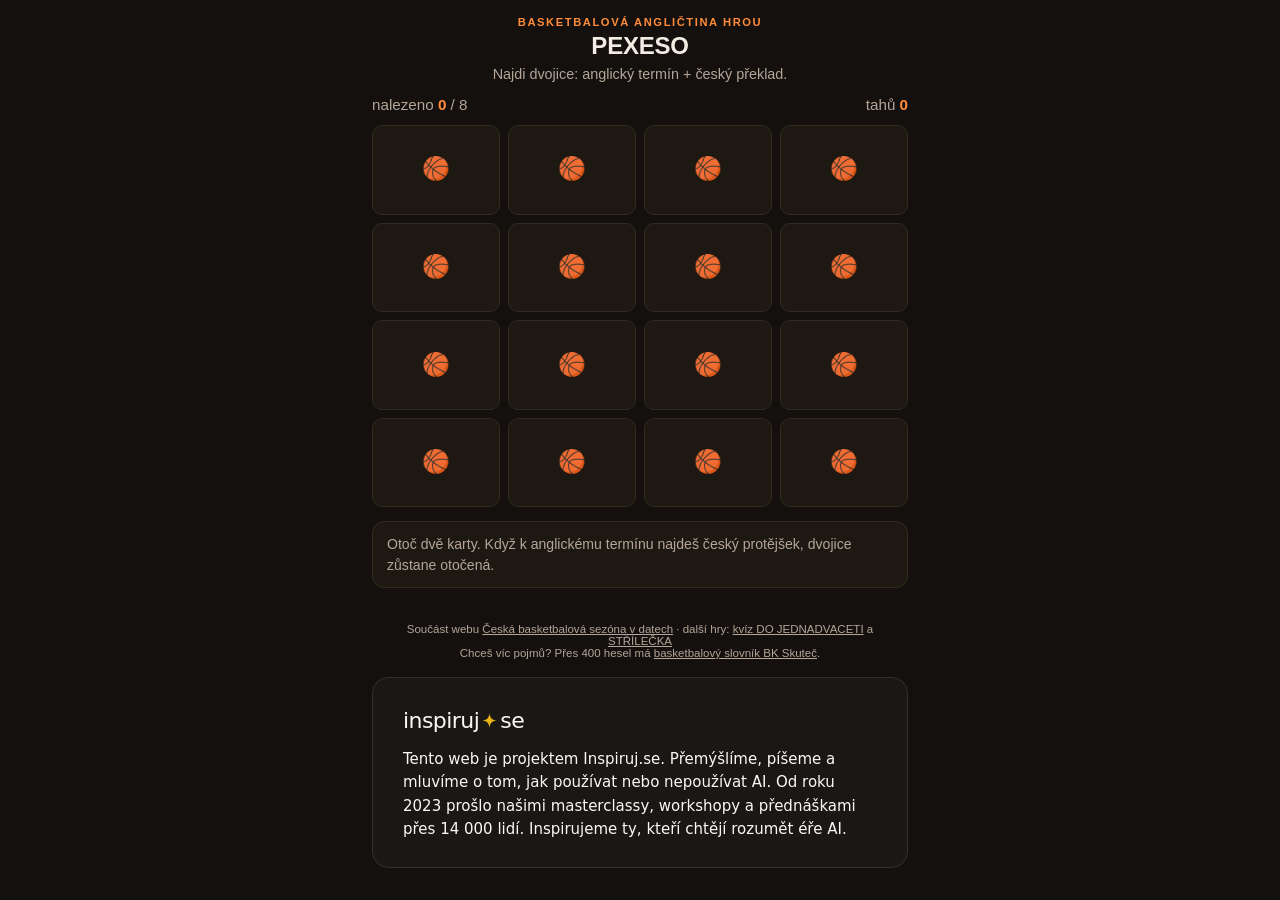
<file: web/pexeso/index.html>
<!DOCTYPE html>
<html lang="cs">
<head>
<meta charset="UTF-8">
<meta name="viewport" content="width=device-width, initial-scale=1">
<title>BASKETBALOVÉ PEXESO — anglicky ↔ česky</title>
<style>
:root { --bg:#14100d; --card:#1e1813; --ink:#f3ece4; --dim:#b3a698; --accent:#ff8c3a; --line:#322a22; --ok:#6fca6f; }
* { box-sizing:border-box; margin:0; padding:0; }
html,body { height:100%; }
body { background:var(--bg); color:var(--ink); font-family:-apple-system,BlinkMacSystemFont,"Segoe UI",Roboto,sans-serif; display:flex; flex-direction:column; align-items:center; }
main { width:100%; max-width:560px; padding:16px 12px 24px; flex:1; }
.kicker { color:var(--accent); text-transform:uppercase; letter-spacing:.14em; font-size:.7rem; font-weight:700; text-align:center; }
h1 { text-align:center; font-size:1.5rem; margin:4px 0 6px; letter-spacing:-.01em; }
.sub { color:var(--dim); text-align:center; font-size:.9rem; margin-bottom:14px; }
.bar { display:flex; justify-content:space-between; font-weight:800; margin-bottom:12px; font-size:.95rem; }
.bar span { color:var(--dim); font-weight:400; }
.bar b { color:var(--accent); font-variant-numeric:tabular-nums; }
.grid { display:grid; grid-template-columns:repeat(4, 1fr); gap:8px; }
.karta {
  aspect-ratio: 3/2.1;
  perspective: 600px;
  cursor: pointer;
  -webkit-tap-highlight-color: transparent;
}
.karta .inner {
  position:relative; width:100%; height:100%;
  transform-style:preserve-3d; transition:transform .35s;
}
.karta.otocena .inner, .karta.hotova .inner { transform:rotateY(180deg); }
.karta .rub, .karta .lic {
  position:absolute; inset:0; backface-visibility:hidden;
  border-radius:10px; display:flex; align-items:center; justify-content:center;
  text-align:center; padding:6px; font-weight:700; font-size:.82rem; line-height:1.2;
}
.karta .rub { background:var(--card); border:1px solid var(--line); color:var(--accent); font-size:1.4rem; }
.karta .lic { background:#2a221a; border:1px solid var(--line); transform:rotateY(180deg); }
.karta.hotova .lic { border-color:var(--ok); color:var(--ok); }
.fakt {
  min-height:52px; margin-top:14px; padding:12px 14px;
  background:var(--card); border:1px solid var(--line); border-radius:12px;
  color:var(--dim); font-size:.88rem; line-height:1.45;
}
.fakt b { color:var(--accent); }
.overlay { position:fixed; inset:0; background:rgba(20,16,13,.93); display:flex; flex-direction:column; align-items:center; justify-content:center; text-align:center; padding:24px; z-index:5; }
.overlay .big { font-size:2.6rem; font-weight:900; color:var(--accent); }
.overlay h2 { margin:6px 0; }
.overlay p { color:var(--dim); margin-bottom:16px; max-width:380px; }
.overlay button { padding:13px 24px; border:none; border-radius:12px; background:var(--accent); color:#1a100e; font-size:1.02rem; font-weight:800; cursor:pointer; margin:4px; }
.overlay button.ghost { background:none; border:1px solid var(--line); color:var(--dim); }
footer { color:var(--dim); font-size:.72rem; text-align:center; padding:0 16px 18px; max-width:560px; }
footer a { color:var(--dim); }
.inspiruj-badge { width:100%; max-width:560px; padding:0 12px 32px; }
.hidden { display:none !important; }
</style>
</head>
<body>
<main>
  <p class="kicker">Basketbalová angličtina hrou</p>
  <h1>PEXESO</h1>
  <p class="sub">Najdi dvojice: anglický termín + český překlad.</p>
  <div class="bar"><div><span>nalezeno&nbsp;</span><b id="found">0</b><span>&nbsp;/&nbsp;8</span></div><div><span>tahů&nbsp;</span><b id="moves">0</b></div></div>
  <div class="grid" id="grid"></div>
  <div class="fakt" id="fakt">Otoč dvě karty. Když k anglickému termínu najdeš český protějšek, dvojice zůstane otočená.</div>
</main>
<div class="overlay hidden" id="end">
  <div class="big" id="endMoves"></div>
  <h2>Složeno! 🏀</h2>
  <p id="endText"></p>
  <div>
    <button onclick="location.reload()">Hrát znovu</button>
    <button class="ghost" onclick="share()">Vyzvat souseda 📣</button>
  </div>
</div>
<footer>
  <p>Součást webu <a href="../">Česká basketbalová sezóna v datech</a> ·
     další hry: <a href="../hra/">kvíz DO JEDNADVACETI</a> a <a href="../strilecka/">STŘÍLEČKA</a></p>
  <p>Chceš víc pojmů? Přes 400 hesel má <a href="https://www.bkskutec.cz/basketbalovy-slovnik/" target="_blank" rel="noopener">basketbalový slovník BK Skuteč</a>.</p>
</footer>

<div class="inspiruj-badge">
  <!-- ===== Štítek Inspiruj.se — TMAVÁ varianta ===== -->
  <a href="https://inspiruj.se" target="_blank" rel="noopener" style="display:block;box-sizing:border-box;max-width:560px;margin:0 auto;padding:26px 30px;background:#1A1815;border:1px solid #33302A;border-radius:16px;text-decoration:none;font-family:'Space Grotesk','Segoe UI',system-ui,-apple-system,sans-serif;color:#FAF8F4;line-height:1.55;text-align:left;">
    <span style="display:inline-flex;align-items:center;font-weight:500;font-size:22px;letter-spacing:-0.025em;color:#FAF8F4;">inspiruj<svg width="15" height="15" viewBox="0 0 100 100" style="margin:0 3px;flex:none;" aria-hidden="true"><path d="M50 2 C54 34 66 46 98 50 C66 54 54 66 50 98 C46 66 34 54 2 50 C34 46 46 34 50 2 Z" fill="#EBB417"/></svg>se</span>
    <span style="display:block;margin-top:10px;font-size:15px;color:#FAF8F4;">Tento web je projektem Inspiruj.se. Přemýšlíme, píšeme a mluvíme o&nbsp;tom, jak používat nebo nepoužívat AI. Od roku 2023 prošlo našimi masterclassy, workshopy a&nbsp;přednáškami přes 14&nbsp;000 lidí. Inspirujeme ty, kteří chtějí rozumět éře AI.</span>
  </a>
  <!-- ===== konec štítku ===== -->
</div>

<script>
// Dvojice: anglický termín ↔ český překlad. U některých je bonusový fakt
// z naší databáze sezóny 2025/26, který se ukáže po složení dvojice.
const PAIRS = [
  { en: "rebound", cz: "doskok" },
  { en: "assist", cz: "asistence",
    fakt: "Nejvíc asistencí na zápas v NBL měl letos Ondřej Sehnal — 6,6." },
  { en: "steal", cz: "zisk míče" },
  { en: "turnover", cz: "ztráta míče" },
  { en: "dunk", cz: "smeč",
    fakt: "Králem smečí sezóny je Z. Key — 75 smečí. Sedmnáctiletý Marek Houška jich dal 33." },
  { en: "layup", cz: "dvojtakt" },
  { en: "three-pointer", cz: "trojka",
    fakt: "V NBL letí za tři už 42,7 % všech střel z pole. Trojková revoluce dorazila." },
  { en: "free throw", cz: "trestný hod" },
  { en: "overtime", cz: "prodloužení",
    fakt: "Letos se v Česku hrálo 28 prodloužení — jediné dvojité vyhrálo USK Praha B 95:94." },
  { en: "jump ball", cz: "rozskok" },
  { en: "travelling", cz: "kroky" },
  { en: "fast break", cz: "rychlý protiútok" },
  { en: "zone defense", cz: "zónová obrana" },
  { en: "pick", cz: "clona" },
  { en: "buzzer beater", cz: "koš se sirénou",
    fakt: "Letos rozhodl jediný bod 388 zápasů — dramat se sirénou bylo dost." },
  { en: "swish", cz: "čistý koš",
    fakt: "Ve STŘÍLEČCE je čistý koš za bod navíc. Teď už víš, jak se řekne anglicky." },
];

const N = 8; // dvojic ve hře (16 karet, mřížka 4×4)
const $ = (id) => document.getElementById(id);
let first = null, lock = false, found = 0, moves = 0;

// vybrat N náhodných dvojic a zamíchat karty
const pool = [...PAIRS].sort(() => Math.random() - 0.5).slice(0, N);
const cards = pool
  .flatMap((p, i) => [{ id: i, text: p.en, lang: "EN" }, { id: i, text: p.cz, lang: "CZ" }])
  .sort(() => Math.random() - 0.5);

$("grid").innerHTML = cards
  .map((c, i) => `
    <div class="karta" data-i="${i}" data-id="${c.id}">
      <div class="inner">
        <div class="rub">🏀</div>
        <div class="lic">${c.text}</div>
      </div>
    </div>`)
  .join("");

document.querySelectorAll(".karta").forEach((el) => el.addEventListener("click", () => flip(el)));

function flip(el) {
  if (lock || el.classList.contains("otocena") || el.classList.contains("hotova")) return;
  el.classList.add("otocena");
  if (!first) { first = el; return; }

  moves += 1;
  $("moves").textContent = moves;
  const a = first, b = el;
  first = null;

  if (a.dataset.id === b.dataset.id) {
    a.classList.add("hotova"); b.classList.add("hotova");
    a.classList.remove("otocena"); b.classList.remove("otocena");
    found += 1;
    $("found").textContent = found;
    const pair = pool[+a.dataset.id];
    $("fakt").innerHTML = `<b>${pair.en} = ${pair.cz}</b>` +
      (pair.fakt ? ` · ${pair.fakt}` : "");
    if (found === N) setTimeout(finish, 700);
  } else {
    lock = true;
    setTimeout(() => {
      a.classList.remove("otocena");
      b.classList.remove("otocena");
      lock = false;
    }, 950);
  }
}

function finish() {
  $("endMoves").textContent = moves + " tahů";
  $("endText").textContent =
    moves <= 12 ? "Fotografická paměť a basketbalová angličtina — kombinace šampiona."
    : moves <= 18 ? "Solidní výkon! Trenéři by byli spokojení."
    : "Hlavně že je to složené. Revanš?";
  $("end").classList.remove("hidden");
}

function share() {
  const text = `Složil/a jsem basketbalové PEXESO na ${moves} tahů. Dáš míň?`;
  if (navigator.share) navigator.share({ title: "Basketbalové pexeso", text, url: location.href }).catch(() => {});
  else { navigator.clipboard?.writeText(text + " " + location.href); alert("Zkopírováno!"); }
}
</script>
</body>
</html>
</file>
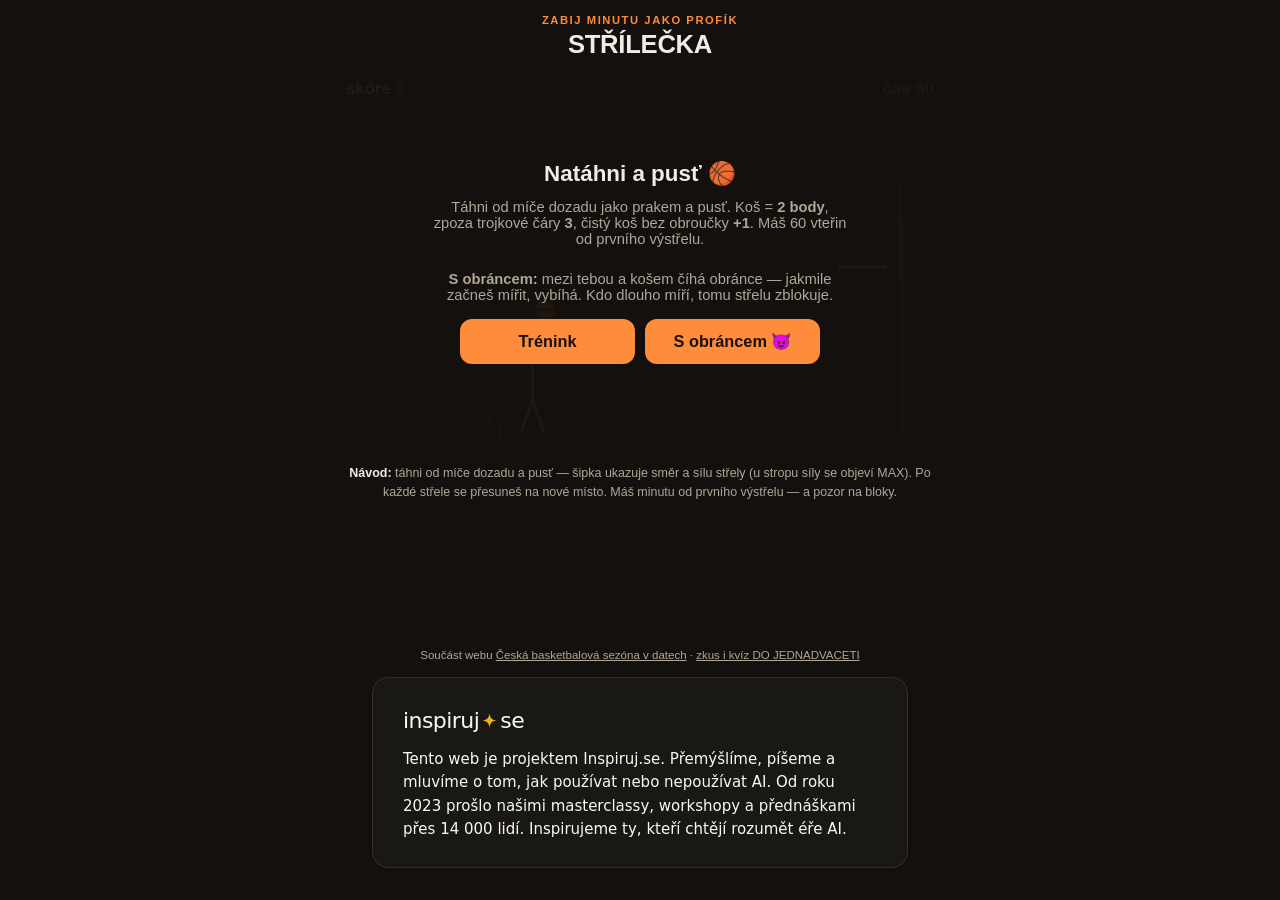
<file: web/strilecka/index.html>
<!DOCTYPE html>
<html lang="cs">
<head>
<meta charset="UTF-8">
<meta name="viewport" content="width=device-width, initial-scale=1">
<title>STŘÍLEČKA — basketbalová minuta</title>
<style>
:root { --bg:#14100d; --card:#1e1813; --ink:#f3ece4; --dim:#b3a698; --accent:#ff8c3a; --line:#322a22; --bad:#d46a5e; }
* { box-sizing:border-box; margin:0; padding:0; }
html,body { height:100%; }
body { background:var(--bg); color:var(--ink); font-family:-apple-system,BlinkMacSystemFont,"Segoe UI",Roboto,sans-serif; display:flex; flex-direction:column; align-items:center; }
main { width:100%; max-width:640px; padding:14px 12px 20px; flex:1; display:flex; flex-direction:column; }
.kicker { color:var(--accent); text-transform:uppercase; letter-spacing:.14em; font-size:.7rem; font-weight:700; text-align:center; }
h1 { text-align:center; font-size:1.6rem; margin:4px 0 10px; letter-spacing:-.01em; }
#wrap { position:relative; }
canvas { width:100%; display:block; background:linear-gradient(#191410,#14100d 70%); border:1px solid var(--line); border-radius:14px; touch-action:none; }
.hud { position:absolute; top:10px; left:14px; right:14px; display:flex; justify-content:space-between; font-weight:800; font-size:1.05rem; pointer-events:none; }
.hud .t { color:var(--dim); }
.hud b { color:var(--accent); font-variant-numeric:tabular-nums; }
.overlay { position:absolute; top:0; left:0; right:0; min-height:100%; background:rgba(20,16,13,.95); border-radius:14px; display:flex; flex-direction:column; align-items:center; justify-content:center; text-align:center; padding:18px; z-index:2; }
.overlay h2 { font-size:1.4rem; margin-bottom:4px; }
.overlay .big { font-size:2.6rem; font-weight:900; color:var(--accent); }
.overlay p { color:var(--dim); margin:8px 0 16px; font-size:.92rem; max-width:420px; }
.overlay button { padding:13px 22px; border:none; border-radius:12px; background:var(--accent); color:#1a100e; font-size:1.02rem; font-weight:800; cursor:pointer; margin:4px; }
.overlay button.ghost { background:none; border:1px solid var(--line); color:var(--dim); }
.modes { display:flex; gap:10px; justify-content:center; width:100%; max-width:360px; }
.modes button { flex:1; margin:0; }
.stats { display:grid; grid-template-columns:auto auto; gap:4px 16px; margin:10px 0 4px;
         font-size:.9rem; text-align:left; }
.stats span { color:var(--dim); }
.stats b { color:var(--ink); text-align:right; font-variant-numeric:tabular-nums; }
.legend { color:var(--dim); font-size:.78rem; line-height:1.5; margin-top:10px; text-align:center; }
.legend b { color:var(--ink); }
footer { color:var(--dim); font-size:.72rem; text-align:center; padding:10px 16px 16px; }
footer a { color:var(--dim); }
.inspiruj-badge { width:100%; max-width:560px; padding:0 12px 32px; }
.hidden { display:none !important; }
</style>
</head>
<body>
<main>
  <p class="kicker">Zabij minutu jako profík</p>
  <h1>STŘÍLEČKA</h1>
  <div id="wrap">
    <canvas id="c"></canvas>
    <div class="hud"><div>skóre <b id="score">0</b></div><div class="t">čas <b id="time">60</b></div></div>
    <div class="overlay" id="intro">
      <h2>Natáhni a pusť 🏀</h2>
      <p>Táhni od míče dozadu jako prakem a pusť. Koš = <b>2 body</b>, zpoza trojkové čáry <b>3</b>,
         čistý koš bez obroučky <b>+1</b>. Máš 60 vteřin od prvního výstřelu.</p>
      <p><b>S obráncem:</b> mezi tebou a košem číhá obránce — jakmile začneš mířit, vybíhá.
         Kdo dlouho míří, tomu střelu zblokuje.</p>
      <div class="modes">
        <button onclick="start('klasika')">Trénink</button>
        <button onclick="start('obrance')">S obráncem 😈</button>
      </div>
    </div>
    <div class="overlay hidden" id="end">
      <div class="big" id="endScore">0</div>
      <h2 id="endTitle"></h2>
      <div class="stats" id="endStats"></div>
      <p id="endText"></p>
      <div>
        <button onclick="restart()">Hrát znovu</button>
        <button class="ghost" onclick="showIntro()">Změnit režim</button>
        <button class="ghost" onclick="share()">Vyzvat souseda 📣</button>
      </div>
    </div>
  </div>
  <p class="legend"><b>Návod:</b> táhni od míče dozadu a pusť — šipka ukazuje směr a sílu střely
     (u stropu síly se objeví MAX). Po každé střele se přesuneš na nové místo.
     Máš minutu od prvního výstřelu — a pozor na bloky.</p>
</main>
<footer>Součást webu <a href="../">Česká basketbalová sezóna v datech</a> · <a href="../hra/">zkus i kvíz DO JEDNADVACETI</a></footer>

<div class="inspiruj-badge">
  <!-- ===== Štítek Inspiruj.se — TMAVÁ varianta ===== -->
  <a href="https://inspiruj.se" target="_blank" rel="noopener" style="display:block;box-sizing:border-box;max-width:560px;margin:0 auto;padding:26px 30px;background:#1A1815;border:1px solid #33302A;border-radius:16px;text-decoration:none;font-family:'Space Grotesk','Segoe UI',system-ui,-apple-system,sans-serif;color:#FAF8F4;line-height:1.55;text-align:left;">
    <span style="display:inline-flex;align-items:center;font-weight:500;font-size:22px;letter-spacing:-0.025em;color:#FAF8F4;">inspiruj<svg width="15" height="15" viewBox="0 0 100 100" style="margin:0 3px;flex:none;" aria-hidden="true"><path d="M50 2 C54 34 66 46 98 50 C66 54 54 66 50 98 C46 66 34 54 2 50 C34 46 46 34 50 2 Z" fill="#EBB417"/></svg>se</span>
    <span style="display:block;margin-top:10px;font-size:15px;color:#FAF8F4;">Tento web je projektem Inspiruj.se. Přemýšlíme, píšeme a mluvíme o&nbsp;tom, jak používat nebo nepoužívat AI. Od roku 2023 prošlo našimi masterclassy, workshopy a&nbsp;přednáškami přes 14&nbsp;000 lidí. Inspirujeme ty, kteří chtějí rozumět éře AI.</span>
  </a>
  <!-- ===== konec štítku ===== -->
</div>

<script>
// STŘÍLEČKA — reálné proporce: 1 m = 70 px, koš 3,05 m, hráč 2 m, trojka 6,75 m.
// Režim "obrance": místo střely vybíráš ťuknutím, při míření vybíhá obránce a blokuje.
const W = 800, H = 500;
const SCALE = 70;
const FLOOR = H - 30;
const GRAV = 1500;
const BALL_R = 14;
const HOOP_X = 690;
const RIM_Y = FLOOR - 3.05 * SCALE;
const RIM_R = 30;
const PLAYER_H = 2.0 * SCALE;
const THREE_X = HOOP_X - 6.75 * SCALE;
const AIM_K = 8.5, AIM_CAP = 1400;
// obránce
const DEF_SPEED = 300;                    // px/s výběhu
const DEF_REACH = 2.55 * SCALE;           // dosah rukou ve stoje
const DEF_JUMP = 0.75 * SCALE;            // výška výskoku
const DEF_JUMP_T = 0.55;                  // délka výskoku v sekundách

const canvas = document.getElementById("c");
const ctx = canvas.getContext("2d");
const $ = (id) => document.getElementById(id);

function fit() {
  const dpr = window.devicePixelRatio || 1;
  canvas.width = canvas.clientWidth * dpr;
  canvas.height = canvas.clientWidth * (H / W) * dpr;
}
window.addEventListener("resize", fit);

let mode = "klasika";
let ball, player, defender, score, timeLeft, running, started, aiming, aimStart, aimNow, popups;

function bestKey() { return "strilecka_best_" + mode; }

function spawnDefender(aroundX) {
  // obránce se objeví náhodně mezi střelcem a košem, ale nikdy blíž ke střelci
  // než v POLOVINĚ jeho vzdálenosti od koše — ať je vždycky prostor na oblouk
  const px = aroundX ?? player.x;
  const from = Math.min(px + (HOOP_X - px) / 2, HOOP_X - 60);
  const to = HOOP_X - 50;
  defender = { x: from + Math.random() * Math.max(to - from, 0),
               active: false, jumping: false, jumpT: 0 };
}

function resetBallAtPlayer() {
  ball = {
    x: player.x + 16, y: FLOOR - PLAYER_H - 18,
    vx: 0, vy: 0, flying: false,
    touched: false, scored: false, blocked: false, prevY: 0, is3: false,
  };
}

function newAttempt() {
  // v obou režimech nová náhodná pozice — lepší dynamika, srovnatelná skóre
  player.x = 70 + Math.random() * 450;
  player.targetX = player.x;
  resetBallAtPlayer();
  spawnDefender(player.x);
}

function start(m) {
  mode = m;
  $("intro").classList.add("hidden");
  restart();
}

let stats;
function restart() {
  score = 0; timeLeft = 60; running = true; started = false; popups = [];
  stats = { shots: 0, made2: 0, made3: 0, clean: 0, miss: 0, air: 0, blocks: 0 };
  player = { x: 260, targetX: 260 };
  newAttempt();
  $("end").classList.add("hidden");
  updateHud();
}

function showIntro() {
  $("end").classList.add("hidden");
  $("intro").classList.remove("hidden");
}

function updateHud() {
  $("score").textContent = score;
  $("time").textContent = Math.ceil(timeLeft);
}

canvas.addEventListener("pointerdown", (e) => {
  if (!running || ball.flying) return;
  canvas.setPointerCapture(e.pointerId);
  aiming = true;
  aimStart = pt(e); aimNow = aimStart;
  if (mode === "obrance") defender.active = true;   // obránce vybíhá!
});
canvas.addEventListener("pointermove", (e) => { if (aiming) aimNow = pt(e); });
window.addEventListener("pointerup", () => {
  if (!aiming) return;
  aiming = false;
  const dx = aimStart.x - aimNow.x, dy = aimStart.y - aimNow.y;
  const len = Math.hypot(dx, dy);
  if (len < 12) return;
  const v = Math.min(len * AIM_K, AIM_CAP) / len;
  ball.vx = dx * v; ball.vy = dy * v;
  ball.is3 = ball.x < THREE_X;
  ball.flying = true;
  started = true;
  stats.shots += 1;
  if (mode === "obrance" && defender.active) { defender.jumping = true; defender.jumpT = 0; }
});

function pt(e) {
  const r = canvas.getBoundingClientRect();
  return { x: ((e.clientX - r.left) / r.width) * W,
           y: ((e.clientY - r.top) / r.height) * H };
}

function defenderHandY() {
  // výška rukou: ve stoje dosah, ve výskoku sinusový oblouk navíc
  const jump = defender.jumping
    ? DEF_JUMP * Math.sin(Math.PI * Math.min(defender.jumpT / DEF_JUMP_T, 1))
    : 0;
  return FLOOR - DEF_REACH - jump;
}

function step(dt) {
  if (running && started) {
    timeLeft -= dt;
    if (timeLeft <= 0) { timeLeft = 0; return end(); }
  }
  popups = popups.filter((p) => (p.t -= dt) > 0);

  // chůze hráče na vybrané místo (jen když míč neletí)
  if (!ball.flying && player.x !== player.targetX) {
    const d = player.targetX - player.x;
    const stepX = Math.sign(d) * Math.min(Math.abs(d), 420 * dt);
    player.x += stepX;
    resetBallAtPlayer();
  }

  // obránce běží k hráči; při výskoku dobíhá setrvačností
  if (defender.active) {
    const stopX = player.x + 34;
    if (!defender.jumping && defender.x > stopX) {
      defender.x = Math.max(stopX, defender.x - DEF_SPEED * dt);
    }
    if (defender.jumping) defender.jumpT += dt;
  }

  if (!ball.flying) return;
  ball.prevY = ball.y;
  ball.vy += GRAV * dt;
  ball.x += ball.vx * dt;
  ball.y += ball.vy * dt;

  // BLOK: míč v zóně rukou vyskočeného obránce
  if (mode === "obrance" && defender.jumping && !ball.blocked &&
      defender.jumpT < DEF_JUMP_T) {
    const hy = defenderHandY();
    if (Math.abs(ball.x - defender.x) < 24 && ball.y - BALL_R < hy + 46 && ball.y + BALL_R > hy - 8) {
      ball.blocked = true;
      ball.vx = -Math.abs(ball.vx) * 0.35;
      ball.vy = Math.max(ball.vy * 0.2, 60);
      popups.push({ text: "BLOK! 🚫", x: defender.x, y: hy - 30, t: 1.1 });
    }
  }

  const rimL = { x: HOOP_X - RIM_R, y: RIM_Y };
  const rimR = { x: HOOP_X + RIM_R, y: RIM_Y };
  const bx = HOOP_X + RIM_R + 14;
  if (ball.vx > 0 && ball.x + BALL_R > bx && ball.x < bx + 10 &&
      ball.y > RIM_Y - 110 && ball.y < RIM_Y + 30) {
    ball.x = bx - BALL_R; ball.vx *= -0.6; ball.touched = true;
  }
  for (const rim of [rimL, rimR]) {
    const dx = ball.x - rim.x, dy = ball.y - rim.y;
    const d = Math.hypot(dx, dy);
    if (d < BALL_R + 5 && d > 0.01) {
      const dot = (ball.vx * dx + ball.vy * dy) / d;
      if (dot < 0) {
        const nx = dx / d, ny = dy / d;
        ball.vx -= 2 * dot * nx; ball.vy -= 2 * dot * ny;
        ball.vx *= 0.65; ball.vy *= 0.65;
        ball.x = rim.x + nx * (BALL_R + 5.2);
        ball.y = rim.y + ny * (BALL_R + 5.2);
        ball.touched = true;
      }
    }
  }
  if (!ball.scored && !ball.blocked && ball.vy > 0 &&
      ball.prevY < RIM_Y && ball.y >= RIM_Y &&
      ball.x > rimL.x + BALL_R * 0.4 && ball.x < rimR.x - BALL_R * 0.4) {
    ball.scored = true;
    const pts = (ball.is3 ? 3 : 2) + (ball.touched ? 0 : 1);
    score += pts;
    if (ball.is3) stats.made3 += 1; else stats.made2 += 1;
    if (!ball.touched) stats.clean += 1;
    popups.push({ text: ball.touched ? `+${pts}` : `ČISTÝ! +${pts}`,
                  x: HOOP_X, y: RIM_Y - 50, t: 1 });
    updateHud();
    setTimeout(newAttempt, 350);
  }
  if (ball.y > H + BALL_R * 2 || ball.x < -BALL_R * 3 || ball.x > W + BALL_R * 3) {
    if (!ball.scored) {
      if (ball.blocked) stats.blocks += 1;
      else {
        stats.miss += 1;
        if (!ball.touched) stats.air += 1;   // úplně mimo konstrukci
      }
      newAttempt();
    }
  }
}

function end() {
  running = false;
  let best = +localStorage.getItem(bestKey()) || 0;
  if (score > best) { best = score; localStorage.setItem(bestKey(), best); }
  $("endScore").textContent = score;
  const rows = [
    ["Střel celkem", stats.shots],
    ["Koše za 2 body", stats.made2],
    ["Trojky", stats.made3],
    ["Čisté koše (+1)", stats.clean],
    ["Vedle", stats.miss],
    ["… z toho zcela mimo", stats.air],
  ];
  if (mode === "obrance") rows.push(["Zblokováno 🚫", stats.blocks]);
  $("endStats").innerHTML = rows
    .map(([l, v]) => `<span>${l}</span><b>${v}</b>`)
    .join("");
  const hard = mode === "obrance";
  $("endTitle").textContent =
    score >= (hard ? 22 : 30) ? "Jsi z NBA? 🔥" :
    score >= (hard ? 13 : 18) ? "Solidní směna!" :
    score >= (hard ? 6 : 8) ? "Slušná rozcvička" : "Rozhodčí to viděl jinak";
  $("endText").textContent =
    `${hard ? "Režim s obráncem" : "Trénink"} — tvůj rekord: ${best} bodů. ` +
    `Koš za 2, za čárou 3, čistý koš +1 — trojky se vyplácejí.`;
  $("end").classList.remove("hidden");
}

function share() {
  const text = `Dal/a jsem ${score} bodů za minutu ve STŘÍLEČCE${mode === "obrance" ? " (s obráncem!)" : ""}. Dáš víc?`;
  if (navigator.share) navigator.share({ title: "STŘÍLEČKA", text, url: location.href }).catch(() => {});
  else { navigator.clipboard?.writeText(text + " " + location.href); alert("Zkopírováno!"); }
}

function drawStick(x, color, handsUp, faceLeft) {
  const top = FLOOR - PLAYER_H;
  ctx.strokeStyle = color; ctx.lineWidth = 4; ctx.lineCap = "round";
  ctx.beginPath(); ctx.arc(x, top + 16, 12, 0, 7); ctx.stroke();
  ctx.beginPath(); ctx.moveTo(x, top + 28); ctx.lineTo(x, FLOOR - 40); ctx.stroke();
  ctx.beginPath(); ctx.moveTo(x, FLOOR - 40); ctx.lineTo(x - 14, FLOOR); ctx.stroke();
  ctx.beginPath(); ctx.moveTo(x, FLOOR - 40); ctx.lineTo(x + 14, FLOOR); ctx.stroke();
  const dir = faceLeft ? -1 : 1;
  if (handsUp) {
    ctx.beginPath(); ctx.moveTo(x, top + 40); ctx.lineTo(x - 8, top - 16); ctx.stroke();
    ctx.beginPath(); ctx.moveTo(x, top + 40); ctx.lineTo(x + 8, top - 16); ctx.stroke();
  } else {
    ctx.beginPath(); ctx.moveTo(x, top + 40); ctx.lineTo(x + dir * 14, top - 6); ctx.stroke();
    ctx.beginPath(); ctx.moveTo(x, top + 44); ctx.lineTo(x + dir * 20, top + 2); ctx.stroke();
  }
}

function draw() {
  const s = canvas.width / W;
  ctx.setTransform(s, 0, 0, s, 0, 0);
  ctx.clearRect(0, 0, W, H);

  ctx.strokeStyle = "#322a22"; ctx.lineWidth = 2;
  ctx.beginPath(); ctx.moveTo(0, FLOOR); ctx.lineTo(W, FLOOR); ctx.stroke();
  ctx.strokeStyle = "#8a7a68"; ctx.lineWidth = 3;
  ctx.beginPath(); ctx.moveTo(THREE_X, FLOOR - 6); ctx.lineTo(THREE_X, FLOOR + 6); ctx.stroke();
  ctx.fillStyle = "#8a7a68"; ctx.font = "700 15px sans-serif"; ctx.textAlign = "center";
  ctx.fillText("3", THREE_X - 14, FLOOR - 8);

  const bx = HOOP_X + RIM_R + 14;
  ctx.strokeStyle = "#5a4c3d"; ctx.lineWidth = 6;
  ctx.beginPath(); ctx.moveTo(bx + 8, FLOOR); ctx.lineTo(bx + 8, RIM_Y - 60); ctx.stroke();
  ctx.strokeStyle = "#8a7a68"; ctx.lineWidth = 4;
  ctx.beginPath(); ctx.moveTo(bx + 4, RIM_Y - 110); ctx.lineTo(bx + 4, RIM_Y + 20); ctx.stroke();
  ctx.strokeStyle = "#ff8c3a"; ctx.lineWidth = 5;
  ctx.beginPath(); ctx.moveTo(HOOP_X - RIM_R, RIM_Y); ctx.lineTo(HOOP_X + RIM_R, RIM_Y); ctx.stroke();
  ctx.strokeStyle = "rgba(243,236,228,.35)"; ctx.lineWidth = 1.5;
  for (let i = 0; i <= 4; i++) {
    const t = i / 4;
    ctx.beginPath();
    ctx.moveTo(HOOP_X - RIM_R + t * 2 * RIM_R, RIM_Y);
    ctx.lineTo(HOOP_X - RIM_R * 0.55 + t * 1.1 * RIM_R, RIM_Y + 34);
    ctx.stroke();
  }

  // střelec
  drawStick(player.x, "#b3a698", false, false);

  // obránce (v režimu s obráncem): u čáry čeká, pak běží, ve výskoku ruce nahoře
  if (mode === "obrance") {
    const jump = defender.jumping
      ? DEF_JUMP * Math.sin(Math.PI * Math.min(defender.jumpT / DEF_JUMP_T, 1)) : 0;
    ctx.save();
    ctx.translate(0, -jump);
    drawStick(defender.x, "#d46a5e", defender.jumping, true);
    ctx.restore();
  }

  // natahovací šipka: směr a síla (dráhu letu neprozrazujeme)
  if (aiming && !ball.flying) {
    const dx = aimStart.x - aimNow.x, dy = aimStart.y - aimNow.y;
    const len = Math.hypot(dx, dy);
    if (len > 12) {
      const frac = Math.min(len * AIM_K, AIM_CAP) / AIM_CAP;
      const L = 40 + 110 * frac;
      const ux = dx / len, uy = dy / len;
      const ex = ball.x + ux * L, ey = ball.y + uy * L;
      ctx.strokeStyle = `rgba(255,140,58,${0.35 + 0.65 * frac})`;
      ctx.lineWidth = 3 + 3 * frac;
      ctx.lineCap = "round";
      ctx.beginPath(); ctx.moveTo(ball.x, ball.y); ctx.lineTo(ex, ey); ctx.stroke();
      const a = Math.atan2(uy, ux);
      ctx.beginPath();
      ctx.moveTo(ex, ey);
      ctx.lineTo(ex - 14 * Math.cos(a - 0.4), ey - 14 * Math.sin(a - 0.4));
      ctx.moveTo(ex, ey);
      ctx.lineTo(ex - 14 * Math.cos(a + 0.4), ey - 14 * Math.sin(a + 0.4));
      ctx.stroke();
      // na stropu síly to řekneme naplno, ať delší tažení nemate
      if (frac >= 0.999) {
        ctx.fillStyle = "#ff8c3a";
        ctx.font = "800 16px sans-serif";
        ctx.textAlign = "center";
        ctx.fillText("MAX", ex + ux * 22, ey + uy * 22 + 5);
      }
    }
  }

  // míč
  ctx.fillStyle = "#ff8c3a";
  ctx.beginPath(); ctx.arc(ball.x, ball.y, BALL_R, 0, 7); ctx.fill();
  ctx.strokeStyle = "#14100d"; ctx.lineWidth = 2;
  ctx.beginPath(); ctx.arc(ball.x, ball.y, BALL_R, 0, 7); ctx.stroke();
  ctx.beginPath(); ctx.moveTo(ball.x - BALL_R, ball.y); ctx.lineTo(ball.x + BALL_R, ball.y); ctx.stroke();

  ctx.textAlign = "center";
  for (const p of popups) {
    ctx.fillStyle = `rgba(255,140,58,${p.t})`;
    ctx.font = "800 26px sans-serif";
    ctx.fillText(p.text, p.x, p.y - (1 - p.t) * 30);
  }
}

let last = performance.now();
function loop(now) {
  const dt = Math.min((now - last) / 1000, 0.033);
  last = now;
  if (player) step(dt);
  if (running) updateHud();
  if (player) draw();
  requestAnimationFrame(loop);
}

fit();
player = { x: 260, targetX: 260 };
spawnDefender(260); resetBallAtPlayer();
score = 0; timeLeft = 60; running = false; started = false; popups = [];
requestAnimationFrame(loop);
</script>
</body>
</html>
</file>
<file: web/style.css>
/* Česká basketbalová sezóna 2025/26 v datech */
:root {
  --bg: #14100d;
  --bg-card: #1e1813;
  --bg-ghost: #191410;
  --ink: #f3ece4;
  --ink-dim: #b3a698;
  --accent: #ff8c3a;
  --accent-soft: #ff8c3a33;
  --line: #322a22;
  --radius: 14px;
}

* { box-sizing: border-box; margin: 0; padding: 0; }

body {
  background: var(--bg);
  color: var(--ink);
  font-family: -apple-system, BlinkMacSystemFont, "Segoe UI", Roboto, sans-serif;
  line-height: 1.55;
}

/* ---------- hero ---------- */
.hero {
  max-width: 1080px;
  margin: 0 auto;
  padding: 72px 24px 40px;
  text-align: center;
}
.hero-kicker {
  color: var(--accent);
  text-transform: uppercase;
  letter-spacing: .14em;
  font-size: .8rem;
  font-weight: 700;
  margin-bottom: 14px;
}
.hero h1 {
  font-size: clamp(2rem, 5vw, 3.4rem);
  line-height: 1.1;
  letter-spacing: -.02em;
}
.hero-sub {
  color: var(--ink-dim);
  max-width: 560px;
  margin: 18px auto 0;
}
.bignums {
  display: grid;
  grid-template-columns: repeat(auto-fit, minmax(150px, 1fr));
  gap: 14px;
  margin-top: 44px;
}
.bignum {
  background: var(--bg-card);
  border: 1px solid var(--line);
  border-radius: var(--radius);
  padding: 18px 12px;
}
.bignum b {
  display: block;
  /* menší strop, ať se vejde i sedmimístné číslo s mezerami */
  font-size: clamp(1.1rem, 2vw, 1.6rem);
  color: var(--accent);
  font-variant-numeric: tabular-nums;
  white-space: nowrap;
}
.bignum span { color: var(--ink-dim); font-size: .85rem; }

/* ---------- sekce ---------- */
main { max-width: 1080px; margin: 0 auto; padding: 0 24px 80px; }
section { margin-top: 72px; }
h2 { font-size: 1.6rem; letter-spacing: -.01em; }
.section-note { color: var(--ink-dim); margin: 8px 0 20px; max-width: 640px; }
h3 { font-size: 1.05rem; margin-bottom: 10px; }
.table-note { color: var(--ink-dim); font-size: .82rem; margin: -4px 0 10px; }

.card {
  background: var(--bg-card);
  border: 1px solid var(--line);
  border-radius: var(--radius);
  padding: 20px;
}
.split {
  display: grid;
  grid-template-columns: 1fr 1fr;
  gap: 16px;
  margin-top: 16px;
}
.cards3 {
  display: grid;
  grid-template-columns: repeat(auto-fit, minmax(240px, 1fr));
  gap: 16px;
  margin-top: 16px;
}
@media (max-width: 760px) { .split { grid-template-columns: 1fr; } }

/* ---------- bar chart ---------- */
.bar-row { display: grid; grid-template-columns: 130px 1fr 84px; gap: 10px; align-items: center; margin: 7px 0; }
.bar-label { font-size: .85rem; color: var(--ink-dim); text-align: right; overflow: hidden; text-overflow: ellipsis; white-space: nowrap; }
.bar-track { background: var(--bg); border-radius: 6px; height: 22px; overflow: hidden; }
.bar-fill { background: linear-gradient(90deg, var(--accent), #ffb072); height: 100%; border-radius: 6px; min-width: 2px; }
.bar-value { font-size: .85rem; font-variant-numeric: tabular-nums; }

/* ---------- heatmapa ---------- */
.heat-grid { display: grid; gap: 3px; font-size: .72rem; }
.heat-cell { aspect-ratio: 1.4; border-radius: 3px; background: var(--bg); }
.heat-label { color: var(--ink-dim); display: flex; align-items: center; justify-content: center; }

/* ---------- tabulky ---------- */
table { width: 100%; border-collapse: collapse; font-size: .88rem; }
th { text-align: left; color: var(--ink-dim); font-weight: 600; font-size: .78rem; text-transform: uppercase; letter-spacing: .05em; padding: 6px 8px; border-bottom: 1px solid var(--line); }
td { padding: 7px 8px; border-bottom: 1px solid var(--line); vertical-align: top; }
tr:last-child td { border-bottom: none; }
td.num { font-variant-numeric: tabular-nums; color: var(--accent); font-weight: 700; white-space: nowrap; }
td .sub { display: block; color: var(--ink-dim); font-size: .78rem; }

/* ---------- kuriozity karty ---------- */
.curio { border-left: 3px solid var(--accent); }
.curio b { font-size: 1.5rem; color: var(--accent); }
.curio p { color: var(--ink-dim); font-size: .88rem; margin-top: 6px; }

/* ---------- slovníček ---------- */
.glossary { display:grid; grid-template-columns:minmax(150px, auto) 1fr; gap:8px 18px; }
.glossary dt { color:var(--accent); font-weight:700; font-size:.92rem; }
.glossary dd { color:var(--ink-dim); font-size:.92rem; }
@media (max-width:600px) { .glossary { grid-template-columns:1fr; gap:2px; } .glossary dd { margin-bottom:10px; } }

/* ---------- placeholder sekce ---------- */
.ghost { background: var(--bg-ghost); border-style: dashed; }
.ghost p { color: var(--ink-dim); font-size: .88rem; }
.pending h2::after { content: " ⏳"; }

/* ---------- banner turnaje NA JEDNOHO ---------- */
.turnaj-banner {
  display: grid;
  grid-template-columns: minmax(200px, 320px) 1fr;
  gap: 24px;
  align-items: center;
  background: linear-gradient(120deg, var(--bg-card), #241a12);
  border: 1px solid var(--accent);
  border-radius: var(--radius);
  padding: 22px 26px;
  text-decoration: none;
  color: var(--ink);
}
.turnaj-banner:hover { background: linear-gradient(120deg, #241c14, #2a1e13); }
.turnaj-banner svg { width: 100%; height: auto; display: block; }
.turnaj-kicker {
  color: var(--accent);
  text-transform: uppercase;
  letter-spacing: .14em;
  font-size: .72rem;
  font-weight: 700;
}
.turnaj-text h2 { font-size: 1.7rem; letter-spacing: -.01em; margin: 4px 0 8px; }
.turnaj-text p { color: var(--ink-dim); max-width: 460px; }
.turnaj-cta {
  display: inline-block;
  margin-top: 14px;
  background: var(--accent);
  color: #1a100e;
  font-weight: 800;
  padding: 10px 18px;
  border-radius: 10px;
}
@media (max-width: 700px) {
  .turnaj-banner { grid-template-columns: 1fr; gap: 10px; }
  .turnaj-banner svg { max-width: 300px; margin: 0 auto; }
  .turnaj-text { text-align: center; }
  .turnaj-text p { margin: 0 auto; }
}

/* ---------- vyhledávání ---------- */
#search-input {
  width: 100%;
  background: var(--bg);
  border: 1px solid var(--line);
  border-radius: 10px;
  color: var(--ink);
  font-size: 1.05rem;
  padding: 12px 16px;
  outline: none;
}
#search-input:focus { border-color: var(--accent); }
#search-results { margin-top: 12px; }
#search-results .hint { color: var(--ink-dim); font-size: .85rem; }

/* ---------- střelecká mapa ---------- */
.btn-row { display: flex; flex-wrap: wrap; gap: 8px; margin-bottom: 14px; }
.btn-row button {
  background: var(--bg);
  border: 1px solid var(--line);
  border-radius: 8px;
  color: var(--ink-dim);
  font-size: .85rem;
  padding: 6px 12px;
  cursor: pointer;
}
.btn-row button.active { border-color: var(--accent); color: var(--accent); font-weight: 700; }
#shotmap svg { width: 100%; height: auto; display: block; }

.inspiruj-badge { padding: 0 24px 40px; }

footer {
  border-top: 1px solid var(--line);
  color: var(--ink-dim);
  font-size: .8rem;
  text-align: center;
  padding: 28px 24px 40px;
}
footer p { max-width: 640px; margin: 0 auto 6px; }
</file>
